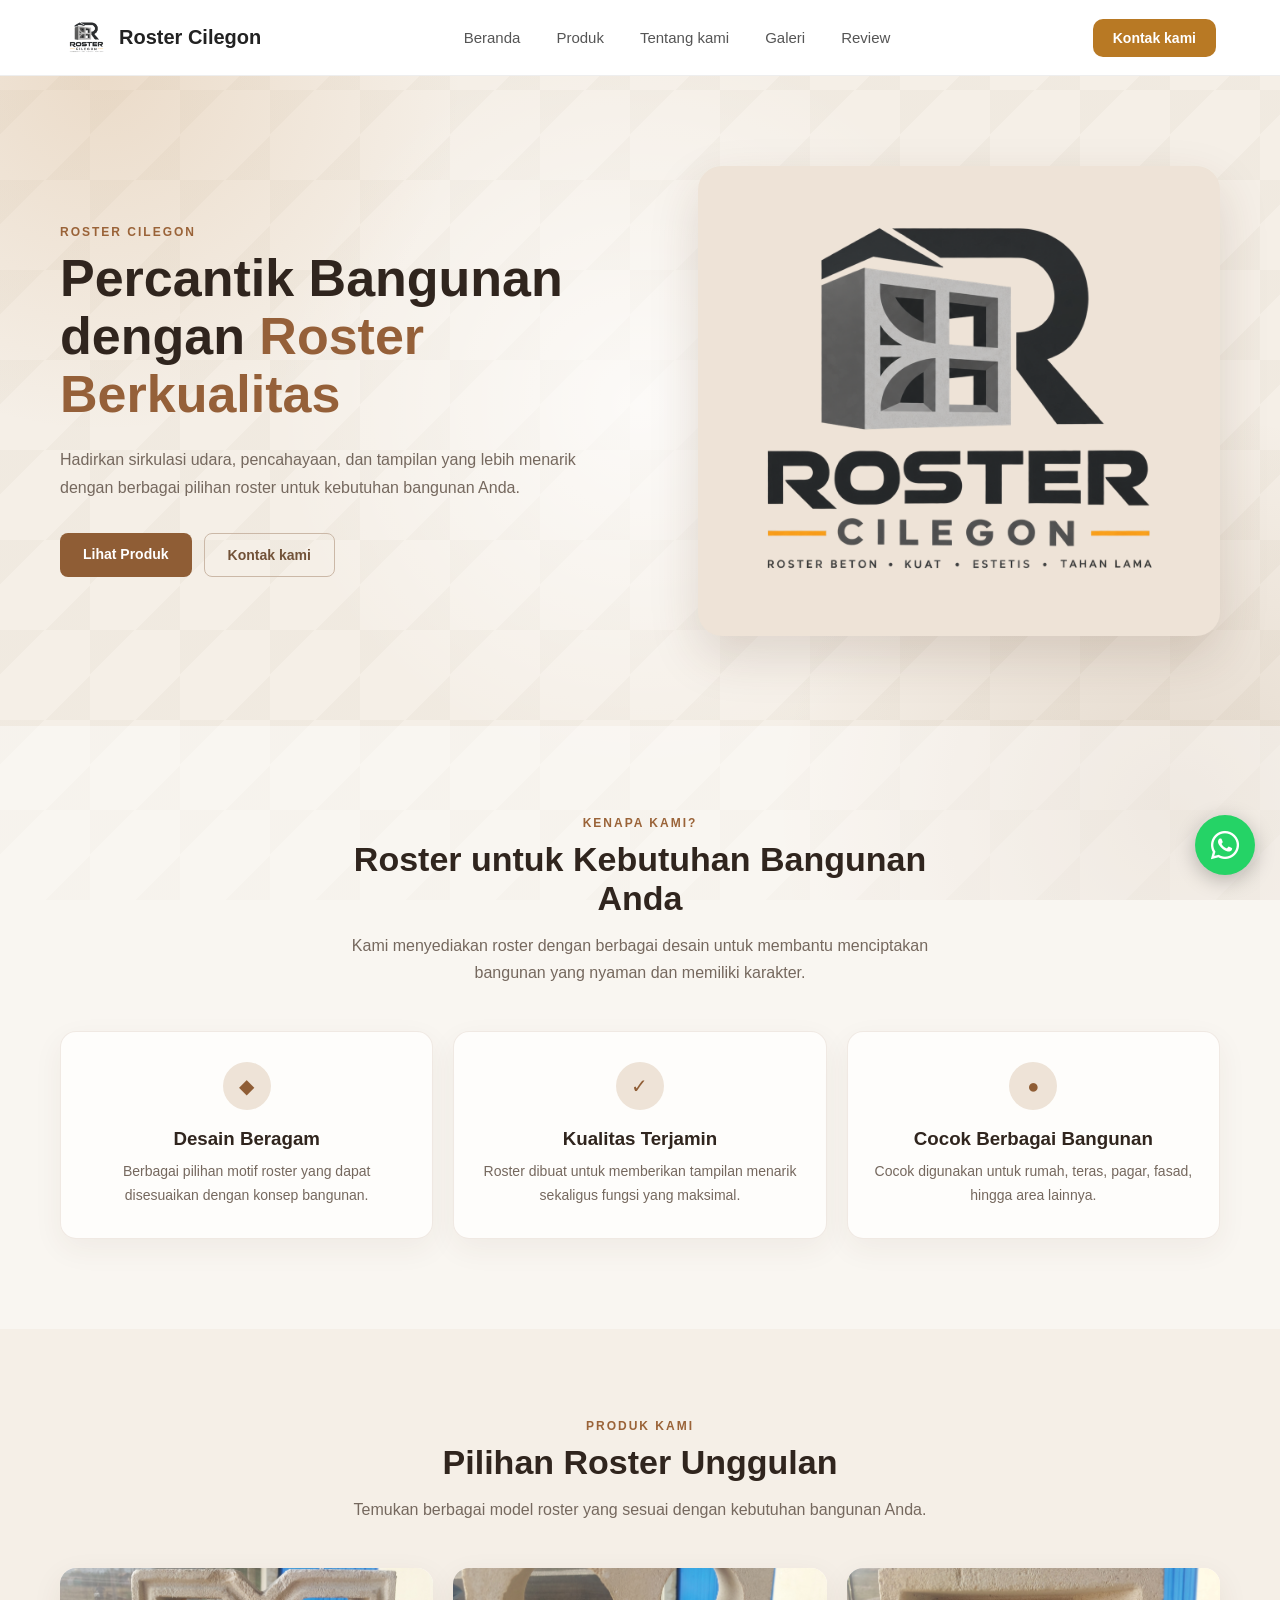
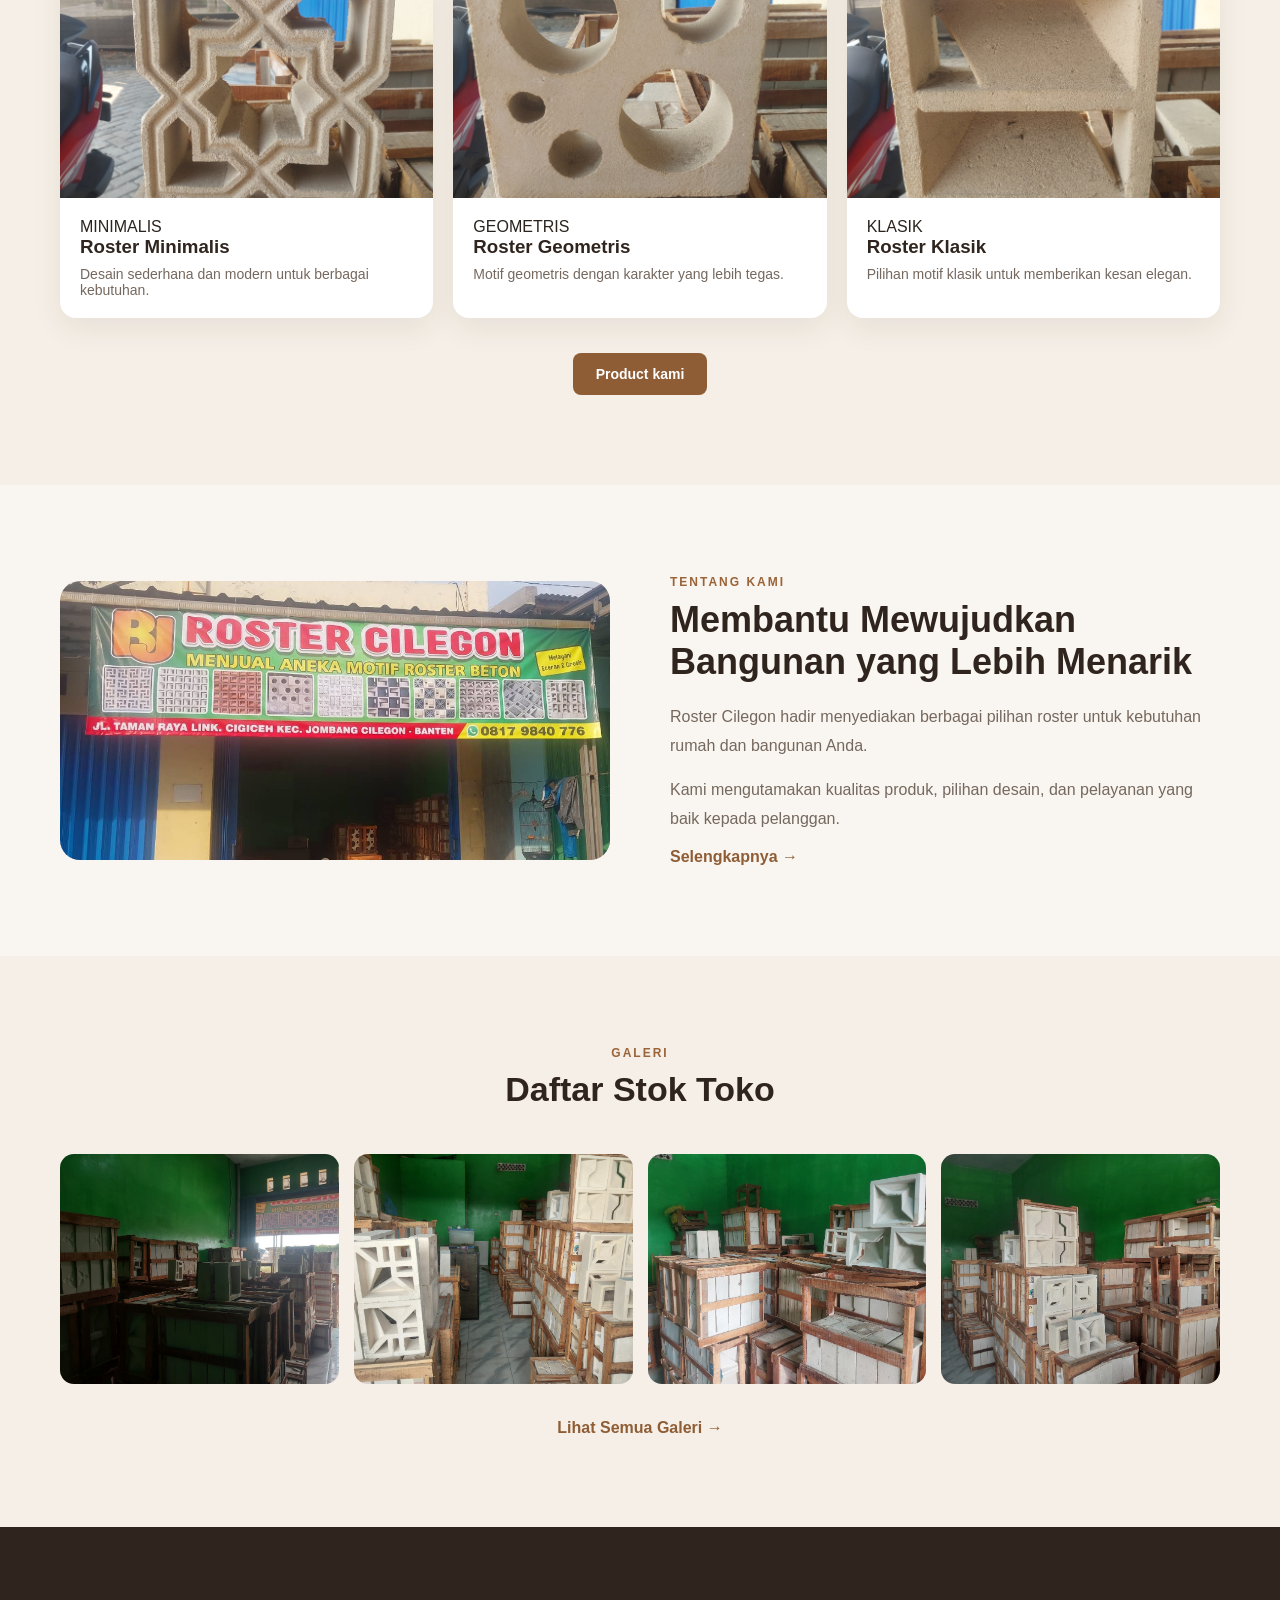
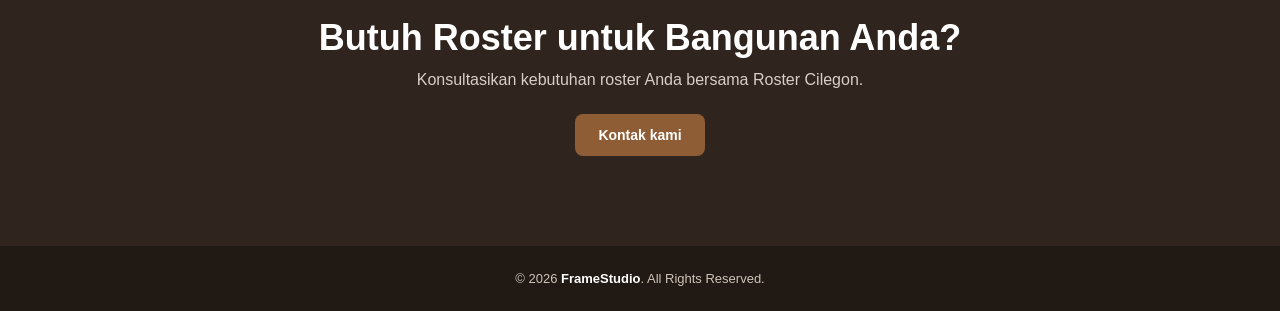
<file: index.html>
<!DOCTYPE html>
<html lang="id">
<head>
    <meta charset="UTF-8">
    <meta name="viewport" content="width=device-width, initial-scale=1.0">

    <title>Roster Cilegon | Roster Berkualitas</title>
    <link rel="icon" type="image/png" href="assets/images/logo.png">
    <meta name="google-site-verification" content="SVvnwS3gSR-mvfLbLEAJIv3snug8xgznX-BDX1yyN9Q" />

    <!-- CSS -->
    <link rel="stylesheet" href="css/main.css">
    <link rel="stylesheet" href="css/navbar.css">
    <link rel="stylesheet" href="css/home.css">
    <link rel="stylesheet" href="css/whatsapp.css">
    <link
    rel="stylesheet"
    href="https://cdnjs.cloudflare.com/ajax/libs/font-awesome/6.5.2/css/all.min.css"
>


</head>

<body>

    <!-- NAVBAR -->
    <div id="navbar"></div>


    <!-- HERO -->
    <main>

        <section class="hero">
            <div class="container hero-container">

                <div class="hero-content">
                    <span class="hero-label">ROSTER CILEGON</span>

                    <h1>
                        Percantik Bangunan
                        dengan <span>Roster Berkualitas</span>
                    </h1>

                    <p>
                        Hadirkan sirkulasi udara, pencahayaan,
                        dan tampilan yang lebih menarik dengan
                        berbagai pilihan roster untuk kebutuhan
                        bangunan Anda.
                    </p>

                    <div class="hero-buttons">
                        <a href="pages/product.html" class="btn-primary">
                            Lihat Produk
                        </a>

                        <a href="pages/kontak.html" class="btn-secondary">
                            Kontak kami
                        </a>
                    </div>
                </div>

                <div class="hero-image">
                    <div class="hero-image-box">
                        <img
                            src="assets/images/logo.png"
                            alt="Roster Cilegon"
                        >
                    </div>
                </div>

            </div>
        </section>


        <!-- KEUNGGULAN -->
        <section class="features">
            <div class="container">

                <div class="section-heading">
                    <span>KENAPA KAMI?</span>

                    <h2>Roster untuk Kebutuhan Bangunan Anda</h2>

                    <p>
                        Kami menyediakan roster dengan berbagai desain
                        untuk membantu menciptakan bangunan yang nyaman
                        dan memiliki karakter.
                    </p>
                </div>

                <div class="feature-grid">

                    <article class="feature-card">
                        <div class="feature-icon">◆</div>
                        <h3>Desain Beragam</h3>
                        <p>
                            Berbagai pilihan motif roster yang dapat
                            disesuaikan dengan konsep bangunan.
                        </p>
                    </article>

                    <article class="feature-card">
                        <div class="feature-icon">✓</div>
                        <h3>Kualitas Terjamin</h3>
                        <p>
                            Roster dibuat untuk memberikan tampilan
                            menarik sekaligus fungsi yang maksimal.
                        </p>
                    </article>

                    <article class="feature-card">
                        <div class="feature-icon">●</div>
                        <h3>Cocok Berbagai Bangunan</h3>
                        <p>
                            Cocok digunakan untuk rumah, teras, pagar,
                            fasad, hingga area lainnya.
                        </p>
                    </article>

                </div>
            </div>
        </section>


        <!-- PRODUK UNGGULAN -->
        <section class="home-products">
            <div class="container">

                <div class="section-heading">
                    <span>PRODUK KAMI</span>
                    <h2>Pilihan Roster Unggulan</h2>

                    <p>
                        Temukan berbagai model roster yang sesuai
                        dengan kebutuhan bangunan Anda.
                    </p>
                </div>

                <div class="home-product-grid">

                    <article class="home-product-card">
                        <img
                            src="assets/images/Motif1.jpg"
                            alt="Roster Minimalis"
                        >

                        <div class="home-product-content">
                            <span>MINIMALIS</span>
                            <h3>Roster Minimalis</h3>

                            <p>
                                Desain sederhana dan modern untuk
                                berbagai kebutuhan.
                            </p>
                        </div>
                    </article>

                    <article class="home-product-card">
                        <img
                            src="assets/images/Motif2.jpg"
                            alt="Roster Geometris"
                        >

                        <div class="home-product-content">
                            <span>GEOMETRIS</span>
                            <h3>Roster Geometris</h3>

                            <p>
                                Motif geometris dengan karakter
                                yang lebih tegas.
                            </p>
                        </div>
                    </article>

                    <article class="home-product-card">
                        <img
                            src="assets/images/Motif3.jpg"
                            alt="Roster Klasik"
                        >

                        <div class="home-product-content">
                            <span>KLASIK</span>
                            <h3>Roster Klasik</h3>

                            <p>
                                Pilihan motif klasik untuk memberikan
                                kesan elegan.
                            </p>
                        </div>
                    </article>

                </div>

                <div class="center-button">
                    <a href="pages/product.html" class="btn-primary">
                        Product kami
                    </a>
                </div>

            </div>
        </section>


        <!-- TENTANG KAMI -->
        <section class="home-about">
            <div class="container home-about-container">

                <div class="home-about-image">
                    <img
                        src="assets/images/Roster.png"
                        alt="Produk Roster Cilegon"
                    >
                </div>

                <div class="home-about-content">
                    <span>TENTANG KAMI</span>

                    <h2>
                        Membantu Mewujudkan Bangunan
                        yang Lebih Menarik
                    </h2>

                    <p>
                        Roster Cilegon hadir menyediakan berbagai
                        pilihan roster untuk kebutuhan rumah dan
                        bangunan Anda.
                    </p>

                    <p>
                        Kami mengutamakan kualitas produk, pilihan
                        desain, dan pelayanan yang baik kepada pelanggan.
                    </p>

                    <a href="pages/tentang.html" class="text-link">
                        Selengkapnya →
                    </a>
                </div>

            </div>
        </section>


        <!-- GALERI -->
        <section class="home-gallery">
            <div class="container">

                <div class="section-heading">
                    <span>GALERI</span>
                    <h2>Daftar Stok Toko</h2>
                </div>

                <div class="home-gallery-grid">
                    <img
                        src="assets/images/gallery/gallery1.jpg"
                        alt="Inspirasi penggunaan roster 1"
                    >

                    <img
                        src="assets/images/gallery/gallery2.jpg"
                        alt="Inspirasi penggunaan roster 2"
                    >

                    <img
                        src="assets/images/gallery/gallery3.jpg"
                        alt="Inspirasi penggunaan roster 3"
                    >

                    <img
                        src="assets/images/gallery/gallery4.jpg"
                        alt="Inspirasi penggunaan roster 4"
                    >
                </div>

                <div class="center-button">
                    <a href="pages/gallery.html" class="text-link">
                        Lihat Semua Galeri →
                    </a>
                </div>

            </div>
        </section>


        

        <!-- CTA -->
        <section class="home-cta">
            <div class="container">

                <h2>Butuh Roster untuk Bangunan Anda?</h2>

                <p>
                    Konsultasikan kebutuhan roster Anda
                    bersama Roster Cilegon.
                </p>

                <a href="pages/kontak.html" class="cta-button">
                    Kontak kami
                </a>

            </div>
        </section>

    </main>

    <div class="whatsapp-container">

        <div class="contact-list" id="contactList">

            <a 
                href="https://wa.me/6285771028664?text=hallo%20admin"
                target="_blank"
                class="contact"
            >

                <div class="contact-icon">

                    <i class="fa-brands fa-whatsapp"></i>
                </div>

                <div class="contact-info">
                    <strong>Admin 1</strong>
                    <span>Chat dengan admin 1</span>
                </div>
            </a>
            
            <a
                href="https://wa.me/628179840776?text=hallo%20admin"
                target="_blank"
                class="contact"
            >

                <div class="contact-icon">

                    <i class="fa-brands fa-whatsapp"></i>
                </div>

            
                <div class="contact-info">
                    <strong>Owner</strong>
                    <span>Chat dengan Owner</span>
                </div>
            </a>

        </div>

        <button 
            class="whatsapp-button"
            id="whatsappButton"
        >
            <i class="fa-brands fa-whatsapp"></i>
        </button>

    </div>

    <!-- FOOTER -->
    <footer class="footer">
        <div class="container">
            <p>
                © 2026 <strong>FrameStudio</strong>.
                All Rights Reserved.
            </p>
        </div>
    </footer>


    <!-- JAVASCRIPT -->
    <script src="js/navbar.js"></script>
    <script src="js/whatsapp.js"></script>

</body>
</html>
</file>
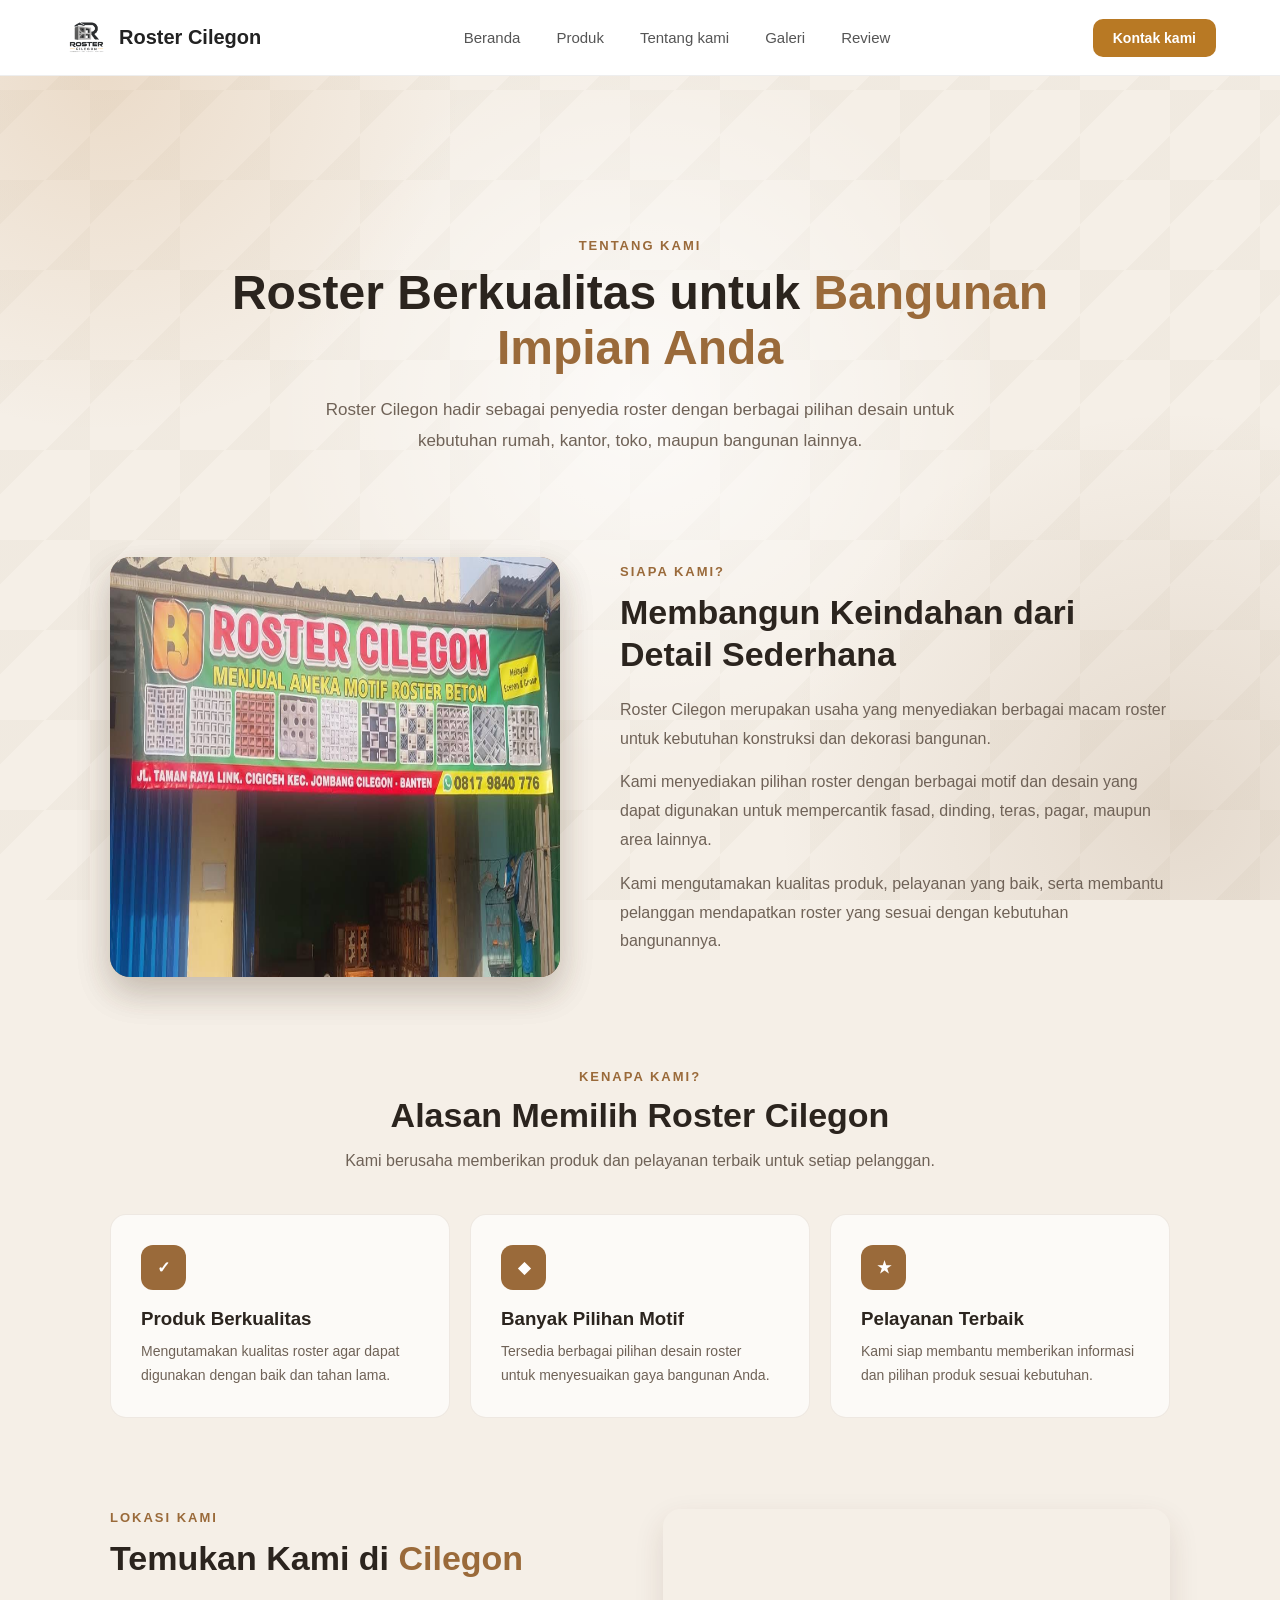
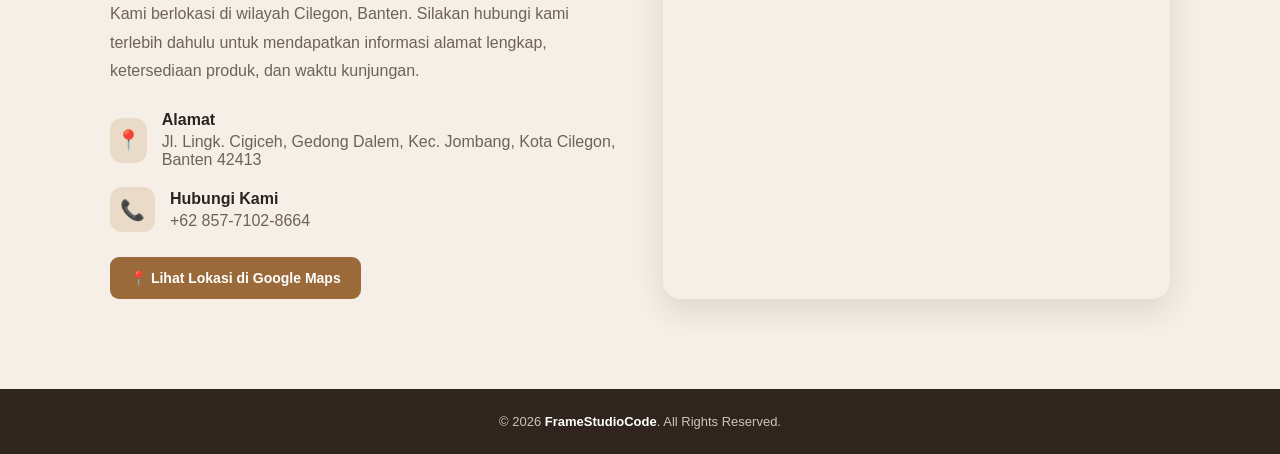
<file: pages/about.html>
<!DOCTYPE html>
<html lang="id">
<head>
    <meta charset="UTF-8">
    <meta name="viewport" content="width=device-width, initial-scale=1.0">

    <title>Tentang Kami - Roster Cilegon</title>

    <link rel="icon" type="image/png" href="../assets/images/logo.png">

    <!-- CSS GLOBAL -->
    <link rel="stylesheet" href="../css/main.css">

    <!-- CSS NAVBAR -->
    <link rel="stylesheet" href="../css/navbar.css">

    <!-- CSS TENTANG -->
    <link rel="stylesheet" href="../css/about.css">
</head>

<body>

    <!-- NAVBAR -->
    <div id="navbar"></div>


    <!-- =========================
         TENTANG KAMI
    ========================== -->

    <main class="about-page">

        <section class="about-hero">

            <div class="about-hero-content">
                <span class="about-label">TENTANG KAMI</span>

                <h1>
                    Roster Berkualitas untuk
                    <span>Bangunan Impian Anda</span>
                </h1>

                <p>
                    Roster Cilegon hadir sebagai penyedia roster dengan
                    berbagai pilihan desain untuk kebutuhan rumah,
                    kantor, toko, maupun bangunan lainnya.
                </p>
            </div>

        </section>


        <!-- =========================
             PROFIL
        ========================== -->

        <section class="about-section">

            <div class="about-image">
                <div class="image-placeholder">
                    <img src="../assets/images/Roster.png">
                </div>
            </div>

            <div class="about-content">

                <span class="section-label">SIAPA KAMI?</span>

                <h2>
                    Membangun Keindahan
                    dari Detail Sederhana
                </h2>

                <p>
                    Roster Cilegon merupakan usaha yang menyediakan
                    berbagai macam roster untuk kebutuhan konstruksi
                    dan dekorasi bangunan.
                </p>

                <p>
                    Kami menyediakan pilihan roster dengan berbagai
                    motif dan desain yang dapat digunakan untuk
                    mempercantik fasad, dinding, teras, pagar,
                    maupun area lainnya.
                </p>

                <p>
                    Kami mengutamakan kualitas produk, pelayanan yang
                    baik, serta membantu pelanggan mendapatkan roster
                    yang sesuai dengan kebutuhan bangunannya.
                </p>

            </div>

        </section>


        <!-- =========================
             KEUNGGULAN
        ========================== -->

        <section class="why-section">

            <div class="section-heading">

                <span class="section-label">KENAPA KAMI?</span>

                <h2>
                    Alasan Memilih Roster Cilegon
                </h2>

                <p>
                    Kami berusaha memberikan produk dan pelayanan
                    terbaik untuk setiap pelanggan.
                </p>

            </div>


            <div class="why-grid">

                <div class="why-card">
                    <div class="why-icon">✓</div>

                    <h3>Produk Berkualitas</h3>

                    <p>
                        Mengutamakan kualitas roster agar dapat
                        digunakan dengan baik dan tahan lama.
                    </p>
                </div>


                <div class="why-card">
                    <div class="why-icon">◆</div>

                    <h3>Banyak Pilihan Motif</h3>

                    <p>
                        Tersedia berbagai pilihan desain roster
                        untuk menyesuaikan gaya bangunan Anda.
                    </p>
                </div>


                <div class="why-card">
                    <div class="why-icon">★</div>

                    <h3>Pelayanan Terbaik</h3>

                    <p>
                        Kami siap membantu memberikan informasi
                        dan pilihan produk sesuai kebutuhan.
                    </p>
                </div>

            </div>

        </section>


        <!-- =========================
             LOKASI
        ========================== -->

        <section class="location-section">

            <div class="location-content">

                <span class="section-label">LOKASI KAMI</span>

                <h2>
                    Temukan Kami di
                    <span>Cilegon</span>
                </h2>

                <p>
                    Kami berlokasi di wilayah Cilegon, Banten.
                    Silakan hubungi kami terlebih dahulu untuk
                    mendapatkan informasi alamat lengkap,
                    ketersediaan produk, dan waktu kunjungan.
                </p>

                <div class="location-info">

                    <div class="location-item">
                        <div class="location-icon">📍</div>

                        <div>
                            <strong>Alamat</strong>
                            <p>Jl. Lingk. Cigiceh, Gedong Dalem, Kec. Jombang, Kota Cilegon, Banten 42413</p>
                        </div>
                    </div>


                    <div class="location-item">
                        <div class="location-icon">📞</div>

                        <div>
                            <strong>Hubungi Kami</strong>
                            <p>+62 857-7102-8664</p>
                        </div>
                    </div>

                </div>


                <a
                    href="https://maps.app.goo.gl/ktPt4tLJM2mvpEnE9"
                    target="_blank"
                    rel="noopener"
                    class="location-button"
                >
                    📍 Lihat Lokasi di Google Maps
                </a>

            </div>


            <div class="map-box">

                <iframe
                    src="https://www.google.com/maps/embed?pb=!1m18!1m12!1m3!1d3967.9762262491386!2d106.05919367474857!3d-5.99800099398709!2m3!1f0!2f0!3f0!3m2!1i1024!2i768!4f13.1!3m3!1m2!1s0x2e418f34f57e2ac1%3A0x72676a191f6093a2!2sBJ%20roster%20cilegon!5e0!3m2!1sid!2sid!4v1789247948967!5m2!1sid!2sid"
                    referrerpolicy="no-referrer-when-downgrade">
                </iframe>

            </div>

        </section>
    </main>


     <!-- =========================
     FOOTER
=   ========================= -->

<footer class="footer">

    <div class="container">

        <p>
            © 2026 <strong>FrameStudioCode</strong>.
            All Rights Reserved.
        </p>

    </div>

</footer>


    <!-- JAVASCRIPT -->
    <script src="../js/navbar.js"></script>
    <script src="../js/about.js"></script>

</body>
</html>
</file>
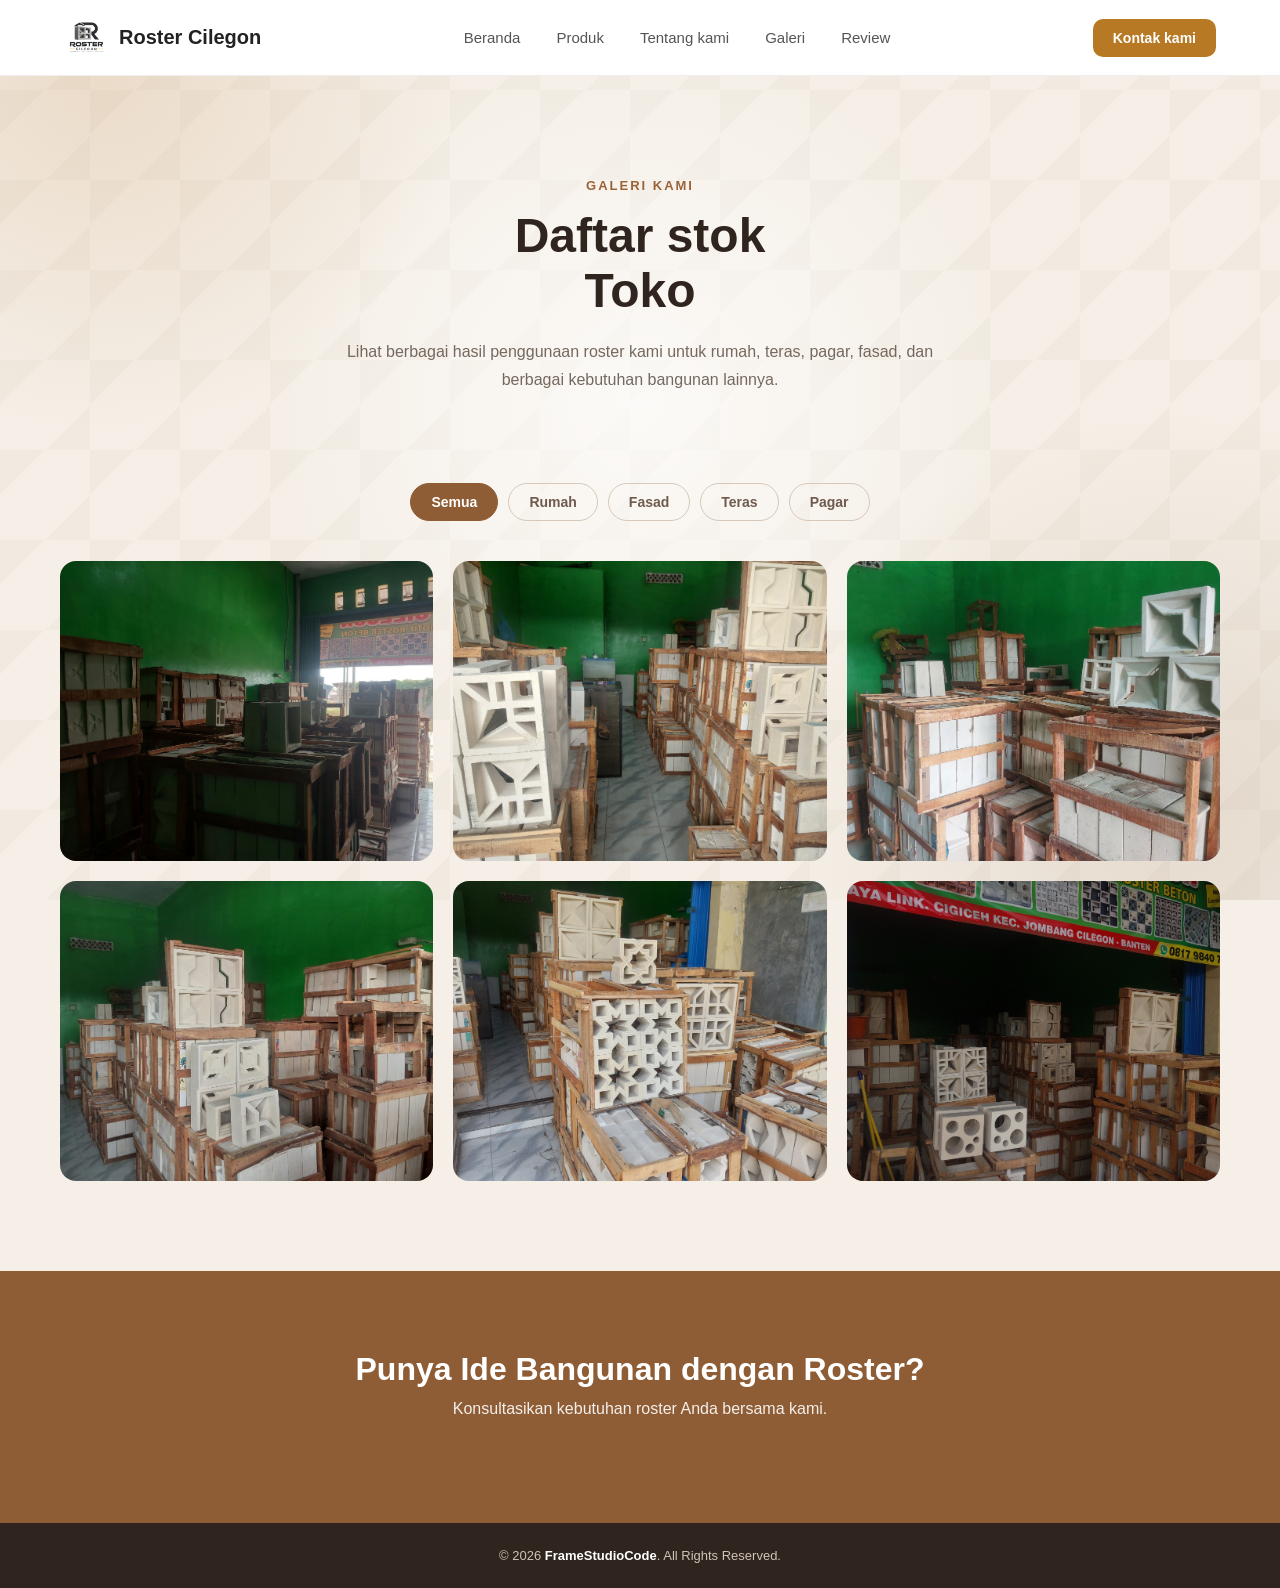
<file: pages/gallery.html>
<!DOCTYPE html>
<html lang="id">
<head>
    <meta charset="UTF-8">
    <meta name="viewport" content="width=device-width, initial-scale=1.0">

    <title>Galeri | Roster Cilegon</title>

    <link rel="icon" type="image/png" href="../assets/images/logo.png">

    <link rel="stylesheet" href="../css/main.css">
    <link rel="stylesheet" href="../css/navbar.css">
    <link rel="stylesheet" href="../css/gallery.css">
</head>

<body>

    <!-- NAVBAR -->
    <div id="navbar"></div>


    <!-- =========================
         GALLERY HEADER
    ========================== -->

    <section class="gallery-header">

        <div class="container">

            <span class="gallery-label">
                GALERI KAMI
            </span>

            <h1>
                Daftar stok<br>
                Toko
            </h1>

            <p>
                Lihat berbagai hasil penggunaan roster kami
                untuk rumah, teras, pagar, fasad, dan berbagai
                kebutuhan bangunan lainnya.
            </p>

        </div>

    </section>


    <!-- =========================
         GALLERY
    ========================== -->

    <section class="gallery-section">

        <div class="container">

            <div class="gallery-filter">

                <button class="filter-btn active" data-filter="all">
                    Semua
                </button>

                <button class="filter-btn" data-filter="rumah">
                    Rumah
                </button>

                <button class="filter-btn" data-filter="fasad">
                    Fasad
                </button>

                <button class="filter-btn" data-filter="teras">
                    Teras
                </button>

                <button class="filter-btn" data-filter="pagar">
                    Pagar
                </button>

            </div>


            <div class="gallery-grid" id="galleryGrid">

                <!-- GALLERY ITEM -->

                <div class="gallery-item" data-category="rumah">

                    <img
                        src="../assets/images/gallery/gallery1.jpg"
                        alt="STOK1">

                    <div class="gallery-overlay">

                        <span>STOK</span>

                        <h3>
                            Stok toko 1
                        </h3>

                    </div>

                </div>


                <div class="gallery-item" data-category="fasad">

                    <img
                        src="../assets/images/gallery/gallery2.jpg"
                        alt="STOK2">

                    <div class="gallery-overlay">

                        <span>STOK</span>

                        <h3>
                            Stok toko 2
                        </h3>

                    </div>

                </div>


                <div class="gallery-item" data-category="teras">

                    <img
                        src="../assets/images/gallery/gallery3.jpg"
                        alt="STOK3">

                    <div class="gallery-overlay">

                        <span>STOK</span>

                        <h3>
                            Stok toko 3
                        </h3>

                    </div>

                </div>


                <div class="gallery-item" data-category="pagar">

                    <img
                        src="../assets/images/gallery/gallery4.jpg"
                        alt="STOK4">

                    <div class="gallery-overlay">

                        <span>STOK</span>

                        <h3>
                            Stok toko  4
                        </h3>

                    </div>

                </div>


                <div class="gallery-item" data-category="rumah">

                    <img
                        src="../assets/images/gallery/gallery5.jpg"
                        alt="STOK5">

                    <div class="gallery-overlay">

                        <span>STOK</span>

                        <h3>
                            Stok toko 5
                        </h3>

                    </div>

                </div>


                <div class="gallery-item" data-category="fasad">

                    <img
                        src="../assets/images/gallery/gallery6.jpg"
                        alt="STOK6">

                    <div class="gallery-overlay">

                        <span>STOK</span>

                        <h3>
                            Stok toko 6
                        </h3>

                    </div>

                </div>

            </div>

        </div>

    </section>


    <!-- =========================
         CTA
    ========================== -->

    <section class="gallery-cta">

        <div class="container">

            <h2>
                Punya Ide Bangunan dengan Roster?
            </h2>

            <p>
                Konsultasikan kebutuhan roster Anda
                bersama kami.
            </p>


        </div>

    </section>

     <!-- =========================
     FOOTER
=   ========================= -->

<footer class="footer">

    <div class="container">

        <p>
            © 2026 <strong>FrameStudioCode</strong>.
            All Rights Reserved.
        </p>

    </div>

</footer>


    <script src="../js/navbar.js"></script>
    <script src="../js/gallery.js"></script>

</body>
</html>
</file>
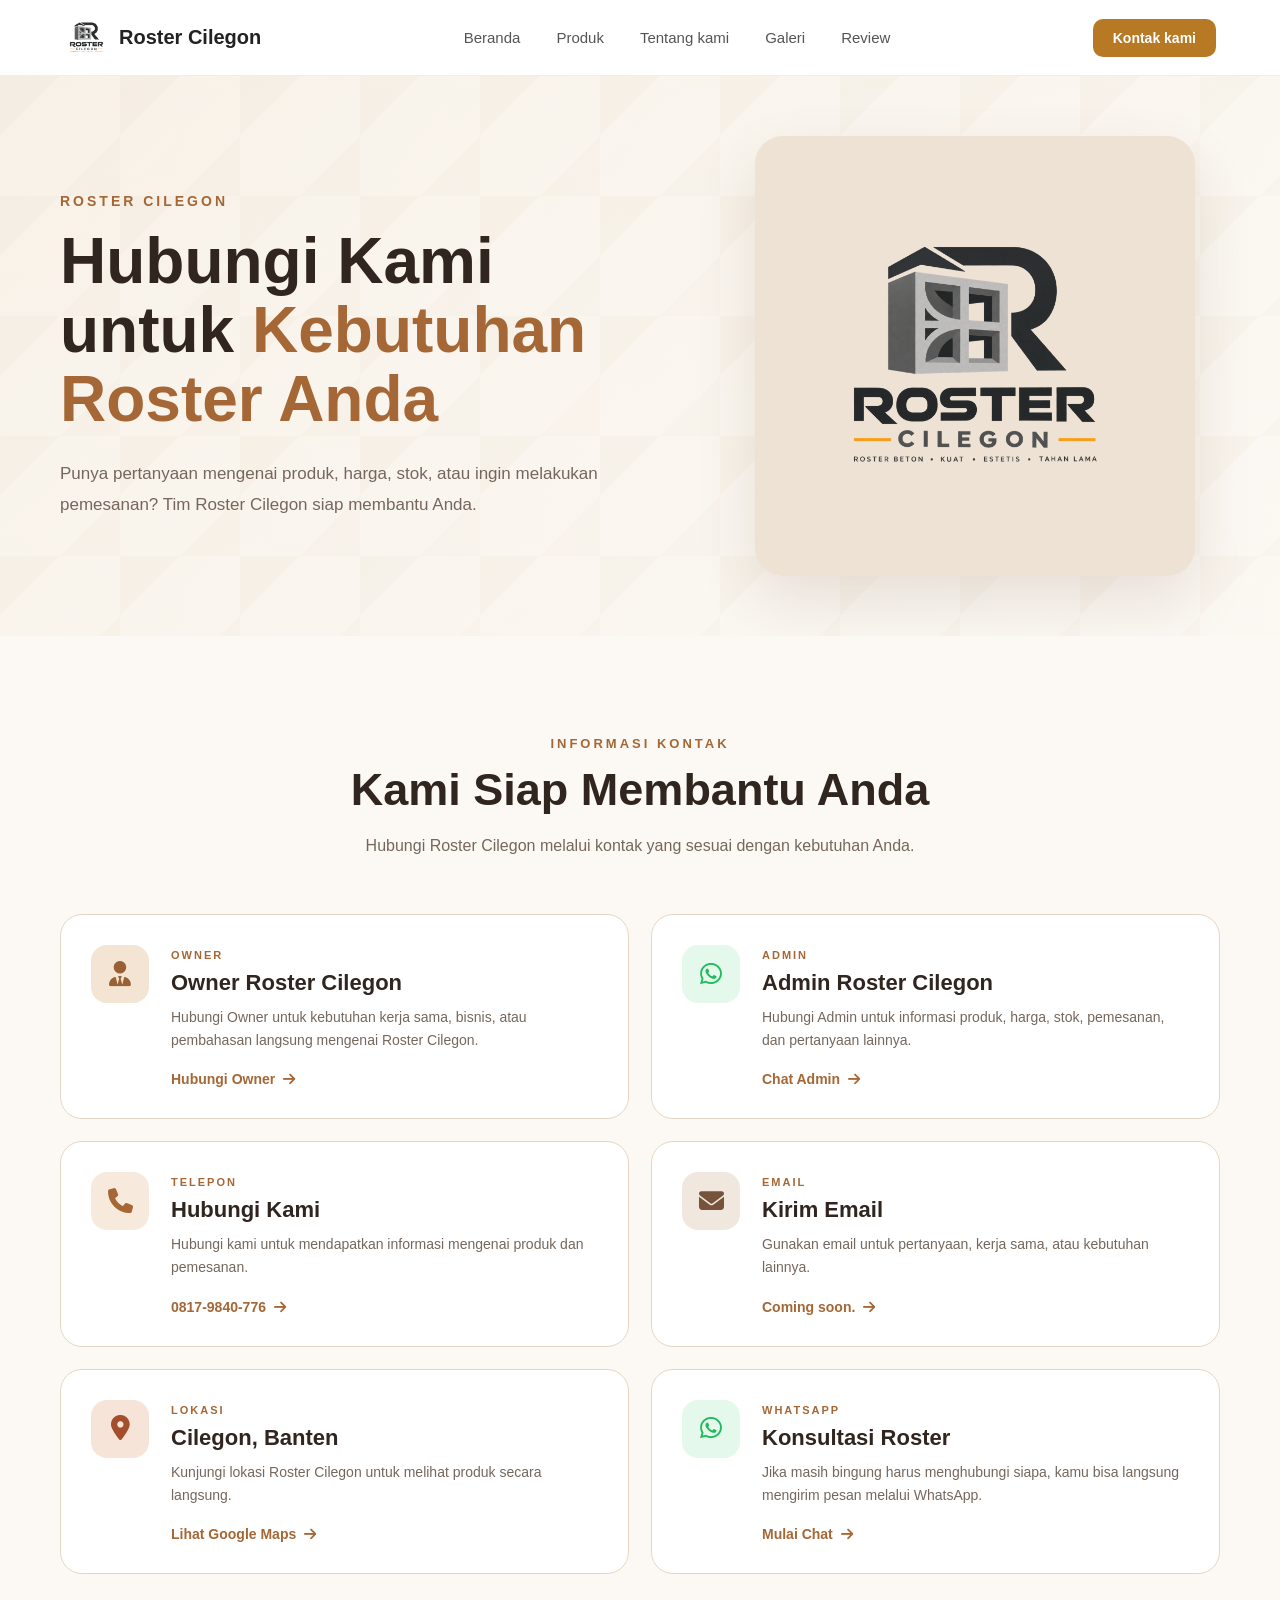
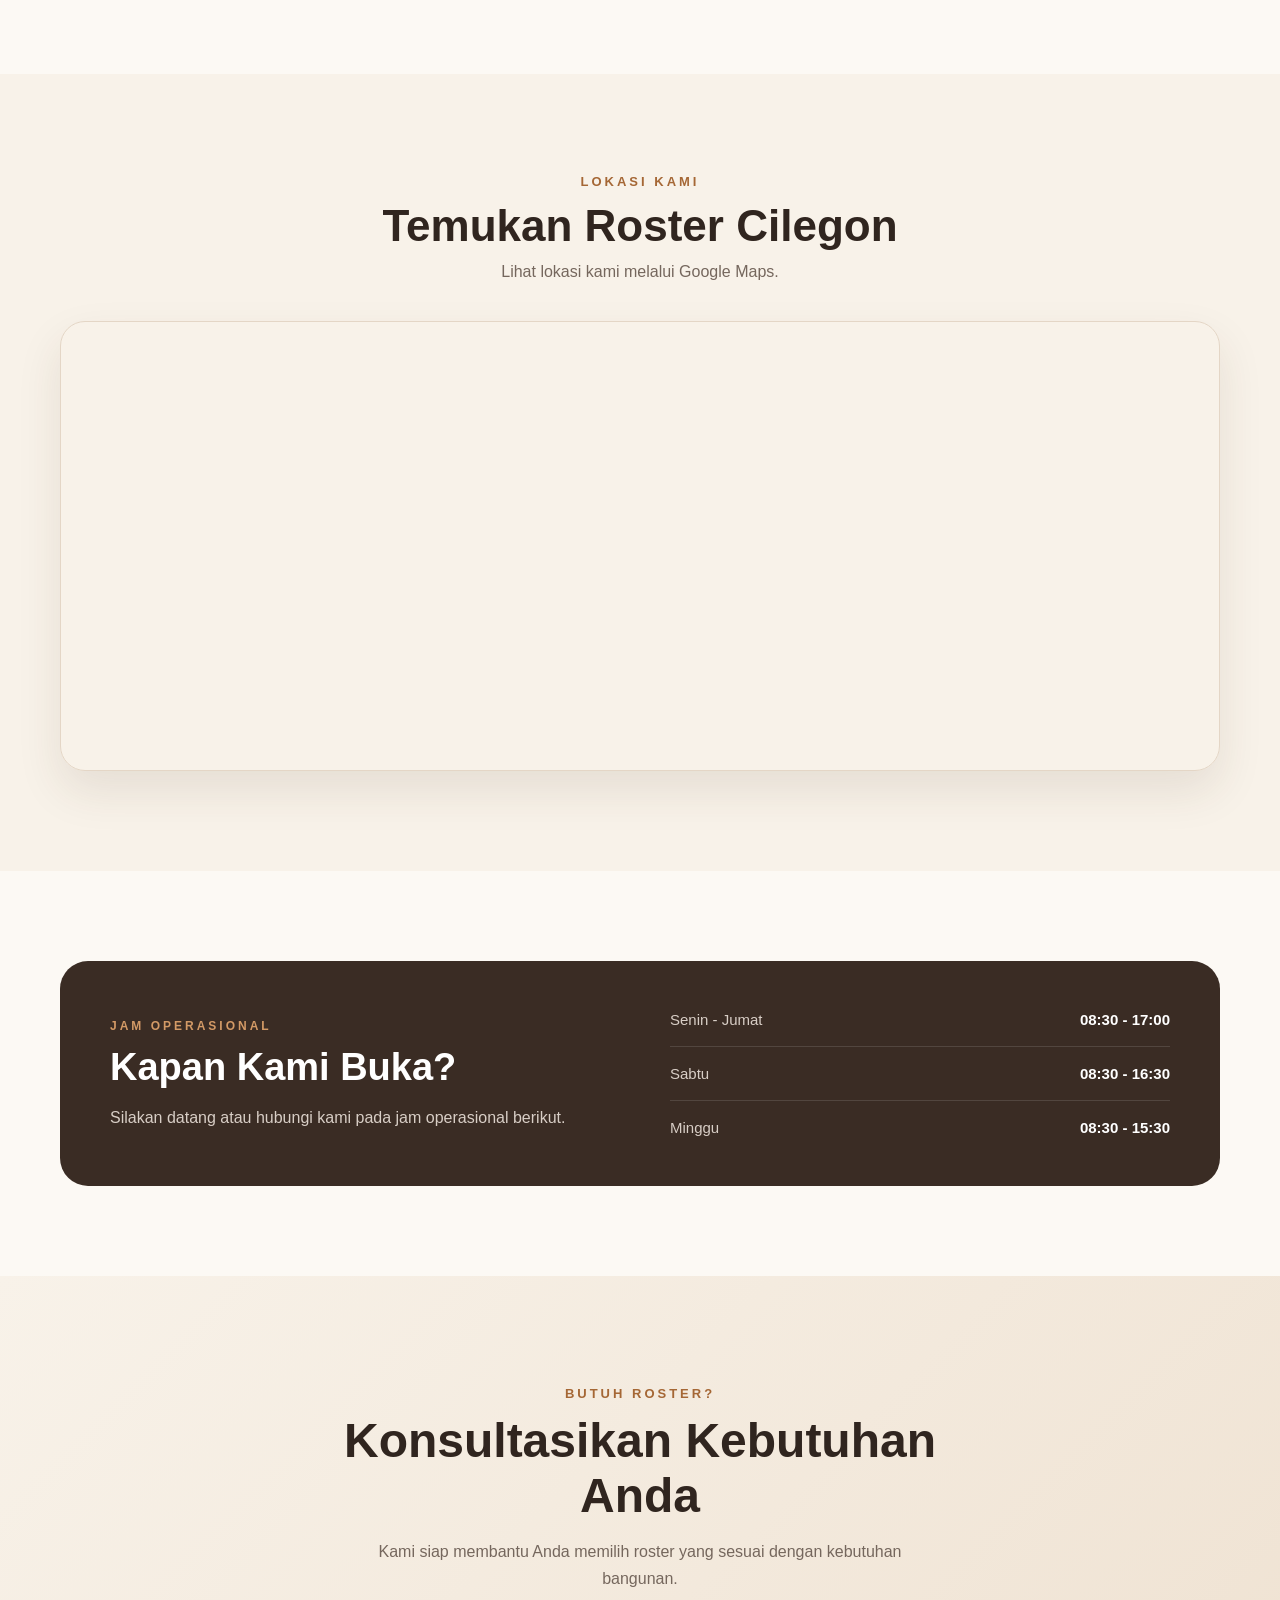
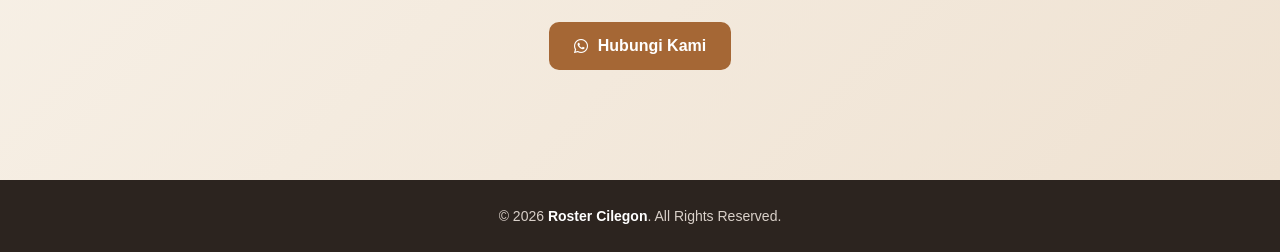
<file: pages/kontak.html>
<!DOCTYPE html>
<html lang="id">

<head>
    <meta charset="UTF-8">
    <meta name="viewport" content="width=device-width, initial-scale=1.0">

    <title>Kontak | Roster Cilegon</title>

    <link rel="icon" type="image/png" href="../assets/images/logo.png">

    <!-- CSS GLOBAL -->
    <link rel="stylesheet" href="../css/main.css">
    <link rel="stylesheet" href="../css/navbar.css">

    <!-- CSS HALAMAN KONTAK -->
    <link rel="stylesheet" href="../css/kontak.css">

    <!-- FONT AWESOME -->
    <link
        rel="stylesheet"
        href="https://cdnjs.cloudflare.com/ajax/libs/font-awesome/6.5.2/css/all.min.css"
    >
</head>


<body>

    <!-- =========================
         NAVBAR
    ========================== -->

    <div id="navbar"></div>


    <!-- =========================
         HERO KONTAK
    ========================== -->

    <main>

        <section class="contact-hero">

            <div class="container contact-hero-container">

                <div class="contact-hero-content">

                    <span class="contact-label">
                        ROSTER CILEGON
                    </span>

                    <h1>
                        Hubungi Kami untuk
                        <span>Kebutuhan Roster Anda</span>
                    </h1>

                    <p>
                        Punya pertanyaan mengenai produk, harga,
                        stok, atau ingin melakukan pemesanan?
                        Tim Roster Cilegon siap membantu Anda.
                    </p>

                </div>


                <div class="contact-hero-image">

                    <div class="contact-logo-box">

                        <img
                            src="../assets/images/logo.png"
                            alt="Roster Cilegon"
                        >

                    </div>

                </div>

            </div>

        </section>



        <!-- =========================
             INFORMASI KONTAK
        ========================== -->

        <section class="contact-info-section">

            <div class="container">

                <div class="section-heading">

                    <span>INFORMASI KONTAK</span>

                    <h2>
                        Kami Siap Membantu Anda
                    </h2>

                    <p>
                        Hubungi Roster Cilegon melalui
                        kontak yang sesuai dengan kebutuhan Anda.
                    </p>

                </div>


                <div class="contact-grid">


                    <!-- =========================
                         OWNER
                    ========================== -->

                    <div class="contact-card">

                        <div class="contact-card-icon owner-icon">
                            <i class="fa-solid fa-user-tie"></i>
                        </div>

                        <div class="contact-card-content">

                            <span>OWNER</span>

                            <h3>
                                Owner Roster Cilegon
                            </h3>

                            <p>
                                Hubungi Owner untuk kebutuhan kerja sama,
                                bisnis, atau pembahasan langsung mengenai
                                Roster Cilegon.
                            </p>

                            <!-- GANTI NOMOR OWNER -->
                            <a
                                href="https://wa.me/628179840776?text=Halo%20Owner%20Roster%20Cilegon"
                                target="_blank"
                            >
                                Hubungi Owner
                                <i class="fa-solid fa-arrow-right"></i>
                            </a>

                        </div>

                    </div>



                    <!-- =========================
                         ADMIN
                    ========================== -->

                    <div class="contact-card">

                        <div class="contact-card-icon whatsapp-icon">
                            <i class="fa-brands fa-whatsapp"></i>
                        </div>

                        <div class="contact-card-content">

                            <span>ADMIN</span>

                            <h3>
                                Admin Roster Cilegon
                            </h3>

                            <p>
                                Hubungi Admin untuk informasi produk,
                                harga, stok, pemesanan, dan pertanyaan
                                lainnya.
                            </p>

                            <a
                                href="https://wa.me/6285771028664?text=Halo%20Admin%20Roster%20Cilegon,%20saya%20ingin%20bertanya%20tentang%20produk."
                                target="_blank"
                            >
                                Chat Admin
                                <i class="fa-solid fa-arrow-right"></i>
                            </a>

                        </div>

                    </div>



                    <!-- =========================
                         TELEPON
                    ========================== -->

                    <div class="contact-card">

                        <div class="contact-card-icon phone-icon">
                            <i class="fa-solid fa-phone"></i>
                        </div>

                        <div class="contact-card-content">

                            <span>TELEPON</span>

                            <h3>
                                Hubungi Kami
                            </h3>

                            <p>
                                Hubungi kami untuk mendapatkan informasi
                                mengenai produk dan pemesanan.
                            </p>

                            <a href="tel:+628179840776">

                                0817-9840-776

                                <i class="fa-solid fa-arrow-right"></i>

                            </a>

                        </div>

                    </div>



                    <!-- =========================
                         EMAIL
                    ========================== -->

                    <div class="contact-card">

                        <div class="contact-card-icon email-icon">
                            <i class="fa-solid fa-envelope"></i>
                        </div>

                        <div class="contact-card-content">

                            <span>EMAIL</span>

                            <h3>
                                Kirim Email
                            </h3>

                            <p>
                                Gunakan email untuk pertanyaan,
                                kerja sama, atau kebutuhan lainnya.
                            </p>

                            <a href="">

                                Coming soon.

                                <i class="fa-solid fa-arrow-right"></i>

                            </a>

                        </div>

                    </div>



                    <!-- =========================
                         LOKASI
                    ========================== -->

                    <div class="contact-card">

                        <div class="contact-card-icon location-icon">
                            <i class="fa-solid fa-location-dot"></i>
                        </div>

                        <div class="contact-card-content">

                            <span>LOKASI</span>

                            <h3>
                                Cilegon, Banten
                            </h3>

                            <p>
                                Kunjungi lokasi Roster Cilegon
                                untuk melihat produk secara langsung.
                            </p>

                            <a
                                href="https://maps.app.goo.gl/ktPt4tLJM2mvpEnE9"
                                target="_blank"
                            >
                                Lihat Google Maps
                                <i class="fa-solid fa-arrow-right"></i>
                            </a>

                        </div>

                    </div>



                    <!-- =========================
                         WHATSAPP UMUM
                    ========================== -->

                    <div class="contact-card">

                        <div class="contact-card-icon whatsapp-icon">
                            <i class="fa-brands fa-whatsapp"></i>
                        </div>

                        <div class="contact-card-content">

                            <span>WHATSAPP</span>

                            <h3>
                                Konsultasi Roster
                            </h3>

                            <p>
                                Jika masih bingung harus menghubungi
                                siapa, kamu bisa langsung mengirim
                                pesan melalui WhatsApp.
                            </p>

                            <a
                                href="https://wa.me/6285771028664?text=Halo%20Roster%20Cilegon,%20saya%20ingin%20konsultasi%20mengenai%20roster."
                                target="_blank"
                            >
                                Mulai Chat
                                <i class="fa-solid fa-arrow-right"></i>
                            </a>

                        </div>

                    </div>


                </div>

            </div>

        </section>



        <!-- =========================
             GOOGLE MAPS
        ========================== -->

        <section class="contact-map-section">

            <div class="container">

                <div class="map-heading">

                    <span>LOKASI KAMI</span>

                    <h2>
                        Temukan Roster Cilegon
                    </h2>

                    <p>
                        Lihat lokasi kami melalui Google Maps.
                    </p>

                </div>


                <div class="map-wrapper">

                    <iframe
                        src="https://www.google.com/maps/embed?pb=!1m18!1m12!1m3!1d3967.9762262491386!2d106.05919367474857!3d-5.99800099398709!2m3!1f0!2f0!3f0!3m2!1i1024!2i768!4f13.1!3m3!1m2!1s0x2e418f34f57e2ac1%3A0x72676a191f6093a2!2sBJ%20roster%20cilegon!5e0!3m2!1sid!2sid!4v1789247948967!5m2!1sid!2sid"
                        loading="lazy"
                        allowfullscreen>
                    </iframe>

                </div>

            </div>

        </section>



        <!-- =========================
             JAM OPERASIONAL
        ========================== -->

        <section class="opening-section">

            <div class="container">

                <div class="opening-container">

                    <div class="opening-text">

                        <span>
                            JAM OPERASIONAL
                        </span>

                        <h2>
                            Kapan Kami Buka?
                        </h2>

                        <p>
                            Silakan datang atau hubungi kami
                            pada jam operasional berikut.
                        </p>

                    </div>


                    <div class="opening-list">

                        <div class="opening-item">

                            <span>
                                Senin - Jumat
                            </span>

                            <strong>
                                08:30 - 17:00
                            </strong>

                        </div>


                        <div class="opening-item">

                            <span>
                                Sabtu
                            </span>

                            <strong>
                                08:30 - 16:30
                            </strong>

                        </div>


                        <div class="opening-item">

                            <span>
                                Minggu
                            </span>

                            <strong>
                                08:30 - 15:30
                            </strong>

                        </div>

                    </div>

                </div>

            </div>

        </section>



        <!-- =========================
             CTA
        ========================== -->

        <section class="contact-cta">

            <div class="container">

                <div class="contact-cta-content">

                    <span>
                        BUTUH ROSTER?
                    </span>

                    <h2>
                        Konsultasikan Kebutuhan Anda
                    </h2>

                    <p>
                        Kami siap membantu Anda memilih roster
                        yang sesuai dengan kebutuhan bangunan.
                    </p>

                    <a
                        href="https://wa.me/6285771028664?text=Halo%20Roster%20Cilegon,%20saya%20ingin%20konsultasi%20mengenai%20roster."
                        target="_blank"
                        class="contact-cta-button"
                    >
                        <i class="fa-brands fa-whatsapp"></i>
                        Hubungi Kami
                    </a>

                </div>

            </div>

        </section>

    </main>



    <!-- =========================
         FOOTER
    ========================== -->

    <footer class="footer">

        <div class="container">

            <p>
                © 2026 <strong>Roster Cilegon</strong>.
                All Rights Reserved.
            </p>

        </div>

    </footer>



    <!-- JAVASCRIPT -->

    <script src="../js/navbar.js"></script>
    <script src="../js/kontak.js"></script>

</body>

</html>
</file>
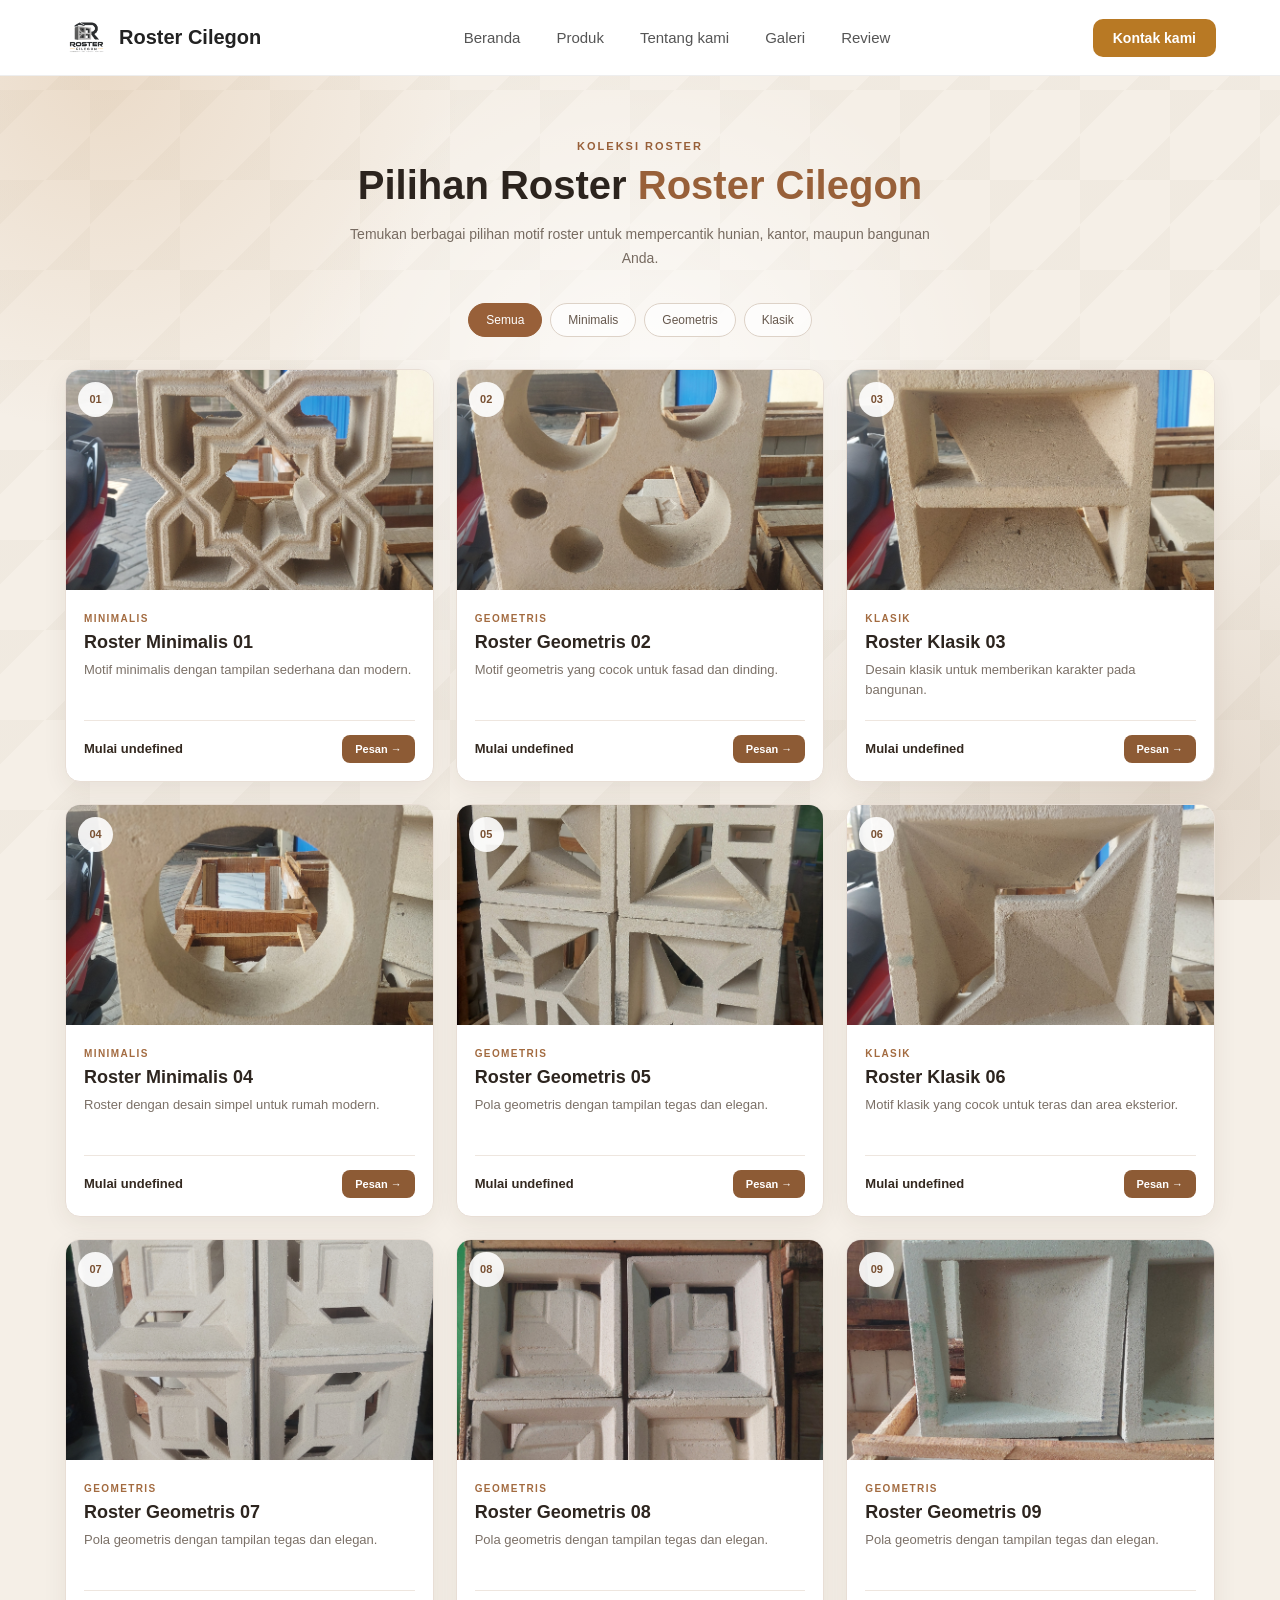
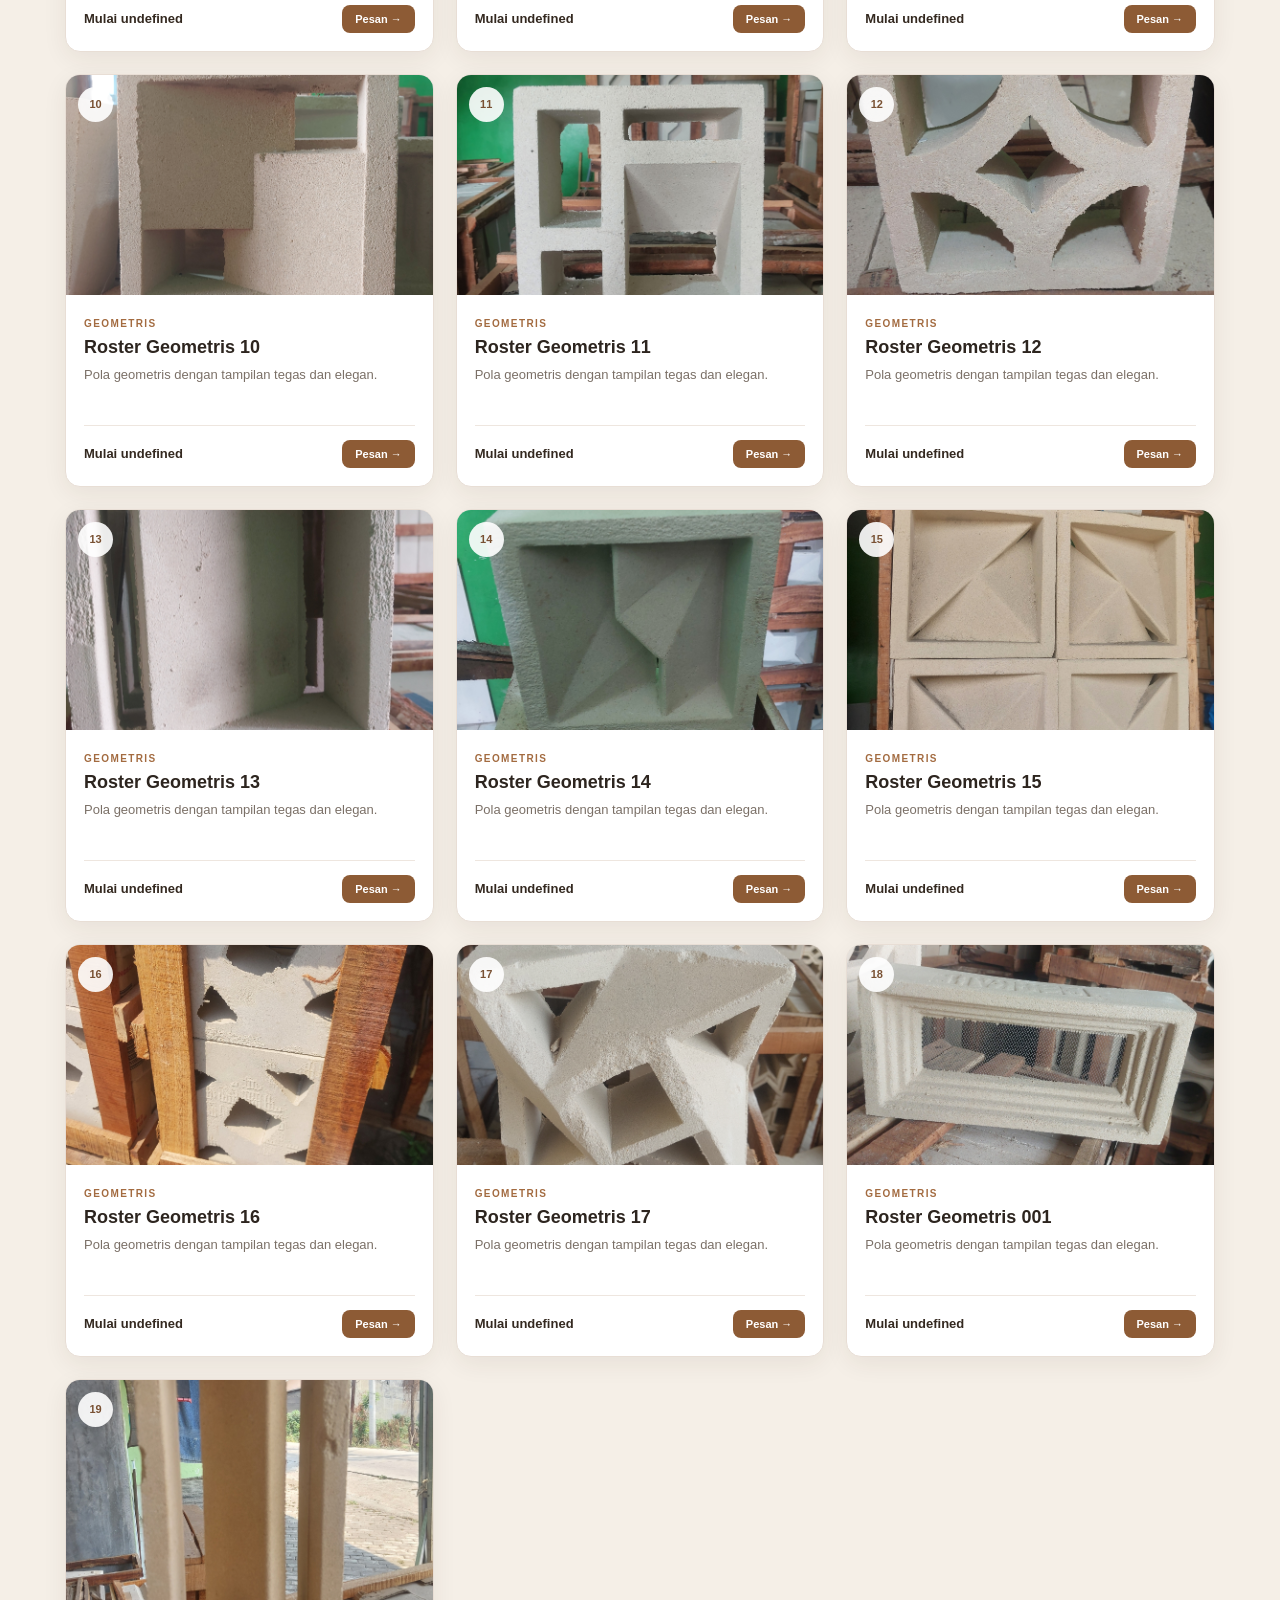
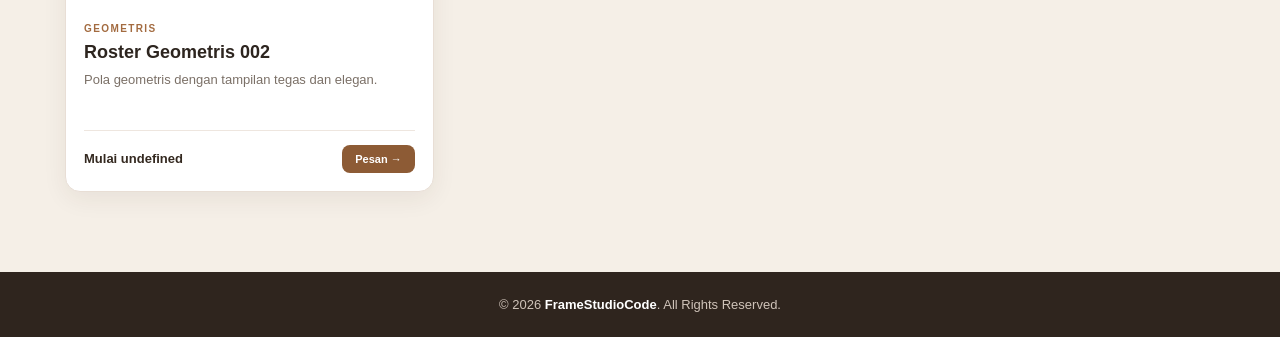
<file: pages/product.html>
<!DOCTYPE html>
<html lang="id">

<head>
    <meta charset="UTF-8">
    <meta name="viewport" content="width=device-width, initial-scale=1.0">

    <title>Produk | Roster Cilegon</title>

    <link rel="icon" type="image/png" href="../assets/images/logo.png">

    <link rel="stylesheet" href="../css/main.css">
    <link rel="stylesheet" href="../css/navbar.css">
    <link rel="stylesheet" href="../css/product.css">
</head>

<body>

    <!-- NAVBAR -->
    <div id="navbar"></div>


    <!-- PRODUCT -->
    <main>

        <section class="product-section">

            <div class="product-header">

                <span class="product-label">
                    KOLEKSI ROSTER
                </span>

                <h1>
                    Pilihan Roster
                    <span>Roster Cilegon</span>
                </h1>

                <p>
                    Temukan berbagai pilihan motif roster untuk
                    mempercantik hunian, kantor, maupun bangunan Anda.
                </p>

            </div>


            <!-- FILTER -->
            <div class="product-filter">

                <button
                    class="filter-btn active"
                    data-category="all">
                    Semua
                </button>

                <button
                    class="filter-btn"
                    data-category="minimalis">
                    Minimalis
                </button>

                <button
                    class="filter-btn"
                    data-category="geometris">
                    Geometris
                </button>

                <button
                    class="filter-btn"
                    data-category="klasik">
                    Klasik
                </button>

            </div>


            <!-- PRODUK DARI JAVASCRIPT -->
            <div
                class="product-grid"
                id="productGrid">
            </div>


        </section>

    </main>

     <!-- =========================
     FOOTER
=   ========================= -->

<footer class="footer">

    <div class="container">

        <p>
            © 2026 <strong>FrameStudioCode</strong>.
            All Rights Reserved.
        </p>

    </div>

</footer>


    <!-- JAVASCRIPT -->
    <script src="../js/navbar.js"></script>
    <script src="../js/product.js"></script>

</body>

</html>
</file>
<file: css/main.css>
/* ========================================
   RESET
======================================== */

* {
    margin: 0;
    padding: 0;
    box-sizing: border-box;
}

html {
    scroll-behavior: smooth;
}


/* ========================================
   BODY
======================================== */

body {
    font-family: Arial, sans-serif;
    color: #2b241e;
    min-height: 100vh;

    background-color: #f5efe7;

    background-image:

        /* Cahaya kiri atas */
        radial-gradient(
            circle at 8% 8%,
            rgba(190, 130, 65, 0.18),
            transparent 25%
        ),

        /* Cahaya kanan bawah */
        radial-gradient(
            circle at 92% 90%,
            rgba(130, 90, 50, 0.14),
            transparent 28%
        ),

        /* Cahaya tengah */
        radial-gradient(
            circle at 50% 45%,
            rgba(255, 255, 255, 0.7),
            transparent 45%
        ),

        /* Pola geometris */
        linear-gradient(
            135deg,
            rgba(120, 80, 40, 0.035) 25%,
            transparent 25%
        ),

        linear-gradient(
            315deg,
            rgba(120, 80, 40, 0.035) 25%,
            transparent 25%
        );

    background-size:
        auto,
        auto,
        auto,
        90px 90px,
        90px 90px;

    background-attachment: fixed;
}


/* ========================================
   IMAGE
======================================== */

img {
    max-width: 100%;
    display: block;
}


/* ========================================
   LINK
======================================== */

a {
    text-decoration: none;
    color: inherit;
}


/* ========================================
   CONTAINER
======================================== */

.container {
    max-width: 1200px;
    margin: 0 auto;
    padding: 0 20px;
}
</file>
<file: css/navbar.css>
.navbar {
    
    width: 100%;

    background: #ffff;

    border-bottom: 1px solid #eeeeee;


    position: sticky;

    top: 0;

    z-index: 1000;
}

.navbar-container {

    max-width: 1200px;
    height: 75px;

    margin: 0 auto;


    padding: 0 24px;


    display: flex;

    align-items: center;

    justify-content: space-between;



    gap: 40px;
}


/*=====================
        LOGO
=====================*/

.navbar-logo {

    display: flex;

    align-items: center;



    gap: 10px;


    text-decoration: none;

    color:#222222;


    font-size: 20px;

    font-weight: 700;


    white-space: nowrap;

}


.navbar-logo img {

    width: 45px;

    height: 45px;


    object-fit: contain;
}

.navbar-logo span {
    font-size: 20px;
    font-weight: 700;
}

/*===================
        Menu
===================*/

.navbar-menu {
    display: flex;
    align-items: center;
    gap:8px;

}

.nav-link {
    position: relative;
    padding: 10px 14px;
    text-decoration: none;
    color: #555555;

    font-size: 15px;
    font-weight: 500;

    border-radius: 8px;

    transition: all 0.3 ease;

}

.nav-link:hover {
    color: #b87924;
    background: #fff8ef;    
}

/* Garis bawah active */

.nav-link.active {
    color: #b87924;
}

.nav-link.active::after {
    content: "";

    position:absolute;
    left:14px;
    right: 14px;
    bottom: 3px;

    height: 2px;

    background: #b87924;
    border-radius: 10px;

}

/*===================
Button
===================*/

.navbar-button {
    display: inline-flex;
    align-items: center;
    justify-content: center;

    padding: 11px 20px;

    background: #b87924;
    color: #ffffff;

    text-decoration: none;

    font-size: 14px;
    font-weight: 600;

    border-radius: 10px;

    white-space: nowrap;

    transition:all 0.3s ease;
}

.navbar-button:hover {
    background: #98621d;
    transform: translateY(-2px);
    box-shadow: 0 8px 18px rgba(184,121,36,0.25);
}

/*==============================
        HAMBURGER MENU
==============================*/

.navbar-toggle {
    display: none;

    width: 42px;
    height: 42px;

    border: none;
    background: transparent;

    cursor: pointer;

    flex-direction: column;
    align-items: center;
    justify-content: center;
    gap: 5px;
}

.navbar-toggle span{
    display: block;

    width: 23px;
    height: 2px;

    background: #222222;

    border-radius: 5px;

    transition: all 0.3s ease;
}

/*===================================
            RESPONSIVE
===================================*/

@media (max-width: 900px) {
    .navbar-container {
        gap: 15px;
    }

    .navbar-menu {
        gap: 0;
    }

    .nav-link {
        padding:10px 8px;
        font-size: 14px;
    }

    .navbar-button {
        padding: 10px 14px;
    }

}

@media (max-width: 700px) {
    .navbar-container {
        height: 68px;
        padding:0 18px;
    }

    .navbar-logo span {
        font-size: 18px;

    }

    .navbar-logo img {
        width:40px;
        height: 40px;

    }

    /* Tampilkan Hamburger */

    .navbar-toggle {
        display: flex;
    }

    /* Sembunyikan menu awal */

    .navbar-menu {
        display: none;

        position: absolute;

        top: 68px;
        left: 0;
        right: 0;

        padding: 15px;

        background: #ffffff;

        border-bottom: 1px solid #ffffff;

        box-shadow: 0 10px 25px rgba (0,0,0,0.08);

        flex-direction: column;
        align-items: stretch;

    }


    /* Saat menu dibuka */

    .navbar-menu.active {
        display: flex;
    }

    .nav-link {
        display: block;
        
        padding: 13px 15px;

    }

    .nav-link.active::after {
        display: none;
    }

    .navbar-button {
        display: none;
    }
}

/* ========================================
   PAGE TRANSITION
======================================== */

body {
    animation: pageEnter 0.5s ease;
}

@keyframes pageEnter {
    from {
        opacity: 0;
        transform: translateY(10px);
    }

    to {
        opacity: 1;
        transform: translateY(0);
    }
}


/* Saat pindah halaman */

body.page-exit {
    animation: pageExit 0.35s ease forwards;
}

@keyframes pageExit {
    from {
        opacity: 1;
        transform: translateY(0);
    }

    to {
        opacity: 0;
        transform: translateY(-10px);
    }
}
</file>
<file: css/home.css>
/* ==================================================
   HOME PAGE - ROSTER CILEGON
   Tanpa Rating / Review
================================================== */

.hero {
    min-height: 650px;
    display: flex;
    align-items: center;
    padding: 80px 0;
}

.hero-container {
    display: grid;
    grid-template-columns: 1.05fr .95fr;
    align-items: center;
    gap: 60px;
}

.hero-label,
.section-heading span,
.home-about-content > span {
    display: block;
    margin-bottom: 10px;
    font-size: 12px;
    font-weight: 700;
    letter-spacing: 2px;
    color: #9a6338;
}

.hero-content h1 {
    max-width: 650px;
    margin-bottom: 22px;
    font-size: 52px;
    line-height: 1.12;
    color: #30251e;
}

.hero-content h1 span {
    color: #956039;
}

.hero-content p {
    max-width: 570px;
    margin-bottom: 30px;
    font-size: 16px;
    line-height: 1.8;
    color: #75685e;
}

.hero-buttons {
    display: flex;
    flex-wrap: wrap;
    gap: 12px;
}

.btn-primary,
.btn-secondary,
.cta-button {
    display: inline-block;
    padding: 13px 23px;
    border-radius: 8px;
    font-size: 14px;
    font-weight: 700;
    transition: .3s ease;
}

.btn-primary,
.cta-button {
    background: #8f5d35;
    color: #fff;
}

.btn-primary:hover,
.cta-button:hover {
    background: #754923;
    transform: translateY(-2px);
}

.btn-secondary {
    border: 1px solid #cbb8a7;
    color: #725238;
}

.btn-secondary:hover {
    background: #eee3d7;
}

.hero-image-box {
    height: 470px;
    overflow: hidden;
    border-radius: 24px;
    background: #eee3d7;
    box-shadow: 0 20px 50px rgba(80,50,30,.15);
}

.hero-image-box img {
    width: 100%;
    height: 100%;
    object-fit: cover;
}

.section-heading {
    max-width: 650px;
    margin: 0 auto 45px;
    text-align: center;
}

.section-heading h2 {
    margin-bottom: 14px;
    font-size: 34px;
    color: #30251e;
}

.section-heading p {
    line-height: 1.7;
    color: #75685e;
}

/* FEATURES */

.features {
    padding: 90px 0;
    background: rgba(255,255,255,.4);
}

.feature-grid {
    display: grid;
    grid-template-columns: repeat(3,1fr);
    gap: 20px;
}

.feature-card {
    padding: 30px 25px;
    text-align: center;
    background: rgba(255,255,255,.72);
    border: 1px solid rgba(143,93,53,.12);
    border-radius: 16px;
    box-shadow: 0 10px 30px rgba(80,50,30,.06);
}

.feature-icon {
    width: 48px;
    height: 48px;
    margin: 0 auto 18px;
    display: grid;
    place-items: center;
    border-radius: 50%;
    background: #eee3d7;
    color: #8f5d35;
    font-size: 20px;
}

.feature-card h3 {
    margin-bottom: 10px;
    color: #30251e;
}

.feature-card p {
    color: #75685e;
    line-height: 1.7;
    font-size: 14px;
}

/* PRODUCTS */

.home-products,
.home-about,
.home-gallery {
    padding: 90px 0;
}

.home-product-grid {
    display: grid;
    grid-template-columns: repeat(3,1fr);
    gap: 20px;
}

.home-product-card {
    overflow: hidden;
    background: #fff;
    border-radius: 16px;
    box-shadow: 0 10px 30px rgba(80,50,30,.08);
}

.home-product-card img {
    width: 100%;
    height: 230px;
    object-fit: cover;
}

.home-product-content {
    padding: 20px;
}

.home-product-content h3 {
    margin-bottom: 8px;
    color: #30251e;
}

.home-product-content p {
    color: #75685e;
    font-size: 14px;
}

.center-button {
    margin-top: 35px;
    text-align: center;
}

.text-link {
    color: #8f5d35;
    font-weight: 700;
}

/* ABOUT */

.home-about {
    background: rgba(255,255,255,.35);
}

.home-about-container {
    display: grid;
    grid-template-columns: 1fr 1fr;
    gap: 60px;
    align-items: center;
}

.home-about-image img {
    width: 100%;
    max-height: 450px;
    object-fit: cover;
    border-radius: 20px;
}

.home-about-content h2 {
    margin-bottom: 20px;
    font-size: 36px;
    color: #30251e;
}

.home-about-content p {
    margin-bottom: 15px;
    line-height: 1.8;
    color: #75685e;
}

/* GALLERY */

.home-gallery-grid {
    display: grid;
    grid-template-columns: repeat(4,1fr);
    gap: 15px;
}

.home-gallery-grid img {
    width: 100%;
    height: 230px;
    object-fit: cover;
    border-radius: 14px;
    transition: .3s ease;
}

.home-gallery-grid img:hover {
    transform: translateY(-4px);
}

/* CTA */

.home-cta {
    padding: 90px 20px;
    text-align: center;
    background: #2f251e;
    color: #fff;
}

.home-cta h2 {
    margin-bottom: 12px;
    font-size: 36px;
}

.home-cta p {
    margin-bottom: 25px;
    color: #d8cfc8;
}

/* FOOTER */

.footer {
    padding: 25px 20px;
    text-align: center;
    background: #211914;
    color: #cfc3b9;
}

.footer p {
    margin: 0;
    font-size: 13px;
}

.footer strong {
    color: #fff;
}

/* RESPONSIVE */

@media (max-width: 900px) {
    .hero-container,
    .home-about-container {
        grid-template-columns: 1fr;
        gap: 35px;
    }

    .hero-content {
        text-align: center;
    }

    .hero-content p {
        margin-left: auto;
        margin-right: auto;
    }

    .hero-buttons {
        justify-content: center;
    }

    .feature-grid,
    .home-product-grid {
        grid-template-columns: repeat(2,1fr);
    }

    .home-gallery-grid {
        grid-template-columns: repeat(2,1fr);
    }
}

@media (max-width: 600px) {
    .hero {
        min-height: auto;
        padding: 60px 0;
    }

    .hero-content h1 {
        font-size: 38px;
    }

    .hero-image-box {
        height: 330px;
    }

    .features,
    .home-products,
    .home-about,
    .home-gallery,
    .home-cta {
        padding: 65px 0;
    }

    .section-heading h2,
    .home-about-content h2,
    .home-cta h2 {
        font-size: 28px;
    }

    .feature-grid,
    .home-product-grid,
    .home-gallery-grid {
        grid-template-columns: 1fr;
    }
}

/* Review */
</file>
<file: css/whatsapp.css>
/* =========================
   WHATSAPP BUBBLE
========================= */

.whatsapp-container {
    position: fixed;
    right: 25px;
    bottom: 25px;
    z-index: 9999;
}

/* Tombol utama */
.whatsapp-button {
    width: 60px;
    height: 60px;

    border: none;
    border-radius: 50%;

    background: #25D366;
    color: white;

    font-size: 32px;

    display: flex;
    justify-content: center;
    align-items: center;

    cursor: pointer;

    box-shadow: 0 5px 20px rgba(0, 0, 0, 0.25);

    transition: 0.3s;
}

.whatsapp-button:hover {
    transform: scale(1.08);
    background: #20bd5a;
}


/* =========================
   DAFTAR KONTAK
========================= */

.contact-list {
    position: absolute;

    right: 0;
    bottom: 75px;

    width: 280px;

    display: flex;
    flex-direction: column;
    gap: 10px;

    opacity: 0;
    visibility: hidden;

    transform: translateY(15px) scale(0.95);

    transition: 0.3s;
}

.contact-list.active {
    opacity: 1;
    visibility: visible;

    transform: translateY(0) scale(1);
}


/* =========================
   KONTAK
========================= */

.contact {
    display: flex;
    align-items: center;

    gap: 12px;

    padding: 12px;

    background: white;

    border-radius: 14px;

    text-decoration: none;
    color: #222;

    box-shadow: 0 5px 20px rgba(0, 0, 0, 0.15);

    transition: 0.25s;
}

.contact:hover {
    transform: translateX(-5px);
}


/* Icon WhatsApp */

.contact-icon {
    width: 45px;
    height: 45px;

    border-radius: 50%;

    background: #25D366;
    color: white;

    display: flex;
    justify-content: center;
    align-items: center;

    font-size: 23px;

    flex-shrink: 0;
}


/* Informasi */

.contact-info {
    display: flex;
    flex-direction: column;
    gap: 4px;
}

.contact-info strong {
    font-size: 15px;
}

.contact-info span {
    font-size: 12px;
    color: #777;
}


/* =========================
   MOBILE
========================= */

@media (max-width: 600px) {

    .whatsapp-container {
        right: 18px;
        bottom: 18px;
    }

    .whatsapp-button {
        width: 55px;
        height: 55px;
        font-size: 29px;
    }

    .contact-list {
        width: 250px;
        bottom: 68px;
    }
}
</file>
<file: css/about.css>
/* ========================================
   TENTANG KAMI
======================================== */

.about-page {
    padding-top: 80px;
}


/* ========================================
   HERO
======================================== */

.about-hero {
    padding: 80px 20px;
    text-align: center;
}

.about-hero-content {
    max-width: 850px;
    margin: 0 auto;
}

.about-label,
.section-label {
    display: inline-block;
    color: #9a6a3a;
    font-size: 13px;
    font-weight: 700;
    letter-spacing: 2px;
    margin-bottom: 12px;
}

.about-hero h1 {
    font-size: 48px;
    line-height: 1.15;
    margin-bottom: 20px;
    color: #2b241e;
}

.about-hero h1 span {
    color: #9a6a3a;
}

.about-hero p {
    max-width: 680px;
    margin: auto;
    color: #6f6257;
    line-height: 1.8;
    font-size: 17px;
}


/* ========================================
   PROFIL
======================================== */

.about-section {
    max-width: 1100px;
    margin: 20px auto 90px;
    padding: 0 20px;

    display: grid;
    grid-template-columns: 0.9fr 1.1fr;
    gap: 60px;
    align-items: center;
}


/* GAMBAR */

.about-image {
    height: 420px;
}

.image-placeholder {
    width: 100%;
    height: 100%;

    display: flex;
    align-items: center;
    justify-content: center;

    border-radius: 20px;

    background:
        linear-gradient(
            135deg,
            #c7a27d,
            #8c6039
        );

    color: white;
    font-size: 24px;
    font-weight: 700;
    letter-spacing: 2px;

    box-shadow: 0 15px 35px rgba(70, 45, 25, 0.15);
}

.image-placeholder img{
    width: 100%;
    height: 100%;

    display: flex;
    align-items: center;
    justify-content: center;

    border-radius: 20px;

    background: 
        linear-gradient(
            135deg,
            #c7a27d,
            #8c6039
        );

    color: white;
    font-size: 24px;
    font-weight: 700;
    letter-spacing: 2px;
    box-shadow: 0 15px 35px rgba(70, 45, 25, 0.15);
}


/* CONTENT */

.about-content h2,
.location-content h2 {
    font-size: 34px;
    line-height: 1.25;
    margin-bottom: 20px;
    color: #2b241e;
}

.about-content p {
    color: #6f6257;
    line-height: 1.8;
    margin-bottom: 15px;
}


/* ========================================
   WHY SECTION
======================================== */

.why-section {
    max-width: 1100px;
    margin: 0 auto 90px;
    padding: 0 20px;
}

.section-heading {
    text-align: center;
    max-width: 650px;
    margin: 0 auto 40px;
}

.section-heading h2 {
    font-size: 34px;
    color: #2b241e;
    margin-bottom: 12px;
}

.section-heading p {
    color: #6f6257;
    line-height: 1.7;
}


/* CARDS */

.why-grid {
    display: grid;
    grid-template-columns: repeat(3, 1fr);
    gap: 20px;
}

.why-card {
    padding: 30px;
    background: rgba(255, 255, 255, 0.65);

    border: 1px solid rgba(120, 80, 40, 0.1);
    border-radius: 16px;

    transition: 0.3s;
}

.why-card:hover {
    transform: translateY(-5px);
    box-shadow: 0 12px 30px rgba(70, 45, 25, 0.1);
}

.why-icon {
    width: 45px;
    height: 45px;

    display: flex;
    align-items: center;
    justify-content: center;

    border-radius: 12px;

    background: #9a6a3a;
    color: white;

    margin-bottom: 18px;

    font-weight: bold;
}

.why-card h3 {
    margin-bottom: 10px;
    color: #2b241e;
}

.why-card p {
    color: #6f6257;
    line-height: 1.7;
    font-size: 14px;
}


/* ========================================
   LOKASI
======================================== */

.location-section {
    max-width: 1100px;
    margin: 0 auto 90px;
    padding: 0 20px;

    display: grid;
    grid-template-columns: 1fr 1fr;
    gap: 45px;

    align-items: center;
}

.location-content h2 span {
    color: #9a6a3a;
}

.location-content > p {
    color: #6f6257;
    line-height: 1.8;
    margin-bottom: 25px;
}


/* INFO LOKASI */

.location-info {
    display: flex;
    flex-direction: column;
    gap: 18px;

    margin-bottom: 25px;
}

.location-item {
    display: flex;
    align-items: center;
    gap: 15px;
}

.location-icon {
    width: 45px;
    height: 45px;

    display: flex;
    align-items: center;
    justify-content: center;

    background: #eadbc9;
    border-radius: 12px;

    font-size: 20px;
}

.location-item strong {
    display: block;
    margin-bottom: 4px;
    color: #2b241e;
}

.location-item p {
    margin: 0;
    color: #6f6257;
}


/* BUTTON */

.location-button {
    display: inline-block;

    padding: 13px 20px;

    background: #9a6a3a;
    color: white;

    border-radius: 9px;

    font-size: 14px;
    font-weight: 600;

    transition: 0.3s;
}

.location-button:hover {
    background: #79502d;
    transform: translateY(-2px);
}


/* MAP */

.map-box {
    width: 100%;
    height: 390px;

    overflow: hidden;

    border-radius: 18px;

    box-shadow: 0 12px 30px rgba(70, 45, 25, 0.12);
}

.map-box iframe {
    width: 100%;
    height: 100%;

    border: 0;
}


/* ========================================
   CTA
======================================== */

.about-cta {
    max-width: 1100px;

    margin: 0 auto 60px;
    padding: 55px 25px;

    text-align: center;

    background: #3b2a1e;
    color: white;

    border-radius: 20px;
}

.about-cta h2 {
    font-size: 30px;
    margin-bottom: 10px;
}

.about-cta p {
    color: #ddd0c3;
    margin-bottom: 25px;
}

.about-cta a {
    display: inline-block;

    padding: 12px 25px;

    background: #c08a52;
    color: white;

    border-radius: 8px;

    font-weight: 600;
}

.about-cta a:hover {
    background: #d39b61;
}


/* ========================================
   RESPONSIVE
======================================== */

@media (max-width: 800px) {

    .about-hero {
        padding: 60px 20px;
    }

    .about-hero h1 {
        font-size: 36px;
    }

    .about-section {
        grid-template-columns: 1fr;
        gap: 35px;
    }

    .about-image {
        height: 320px;
    }

    .why-grid {
        grid-template-columns: 1fr;
    }

    .location-section {
        grid-template-columns: 1fr;
    }

    .map-box {
        height: 320px;
    }

}


@media (max-width: 500px) {

    .about-hero h1 {
        font-size: 30px;
    }

    .about-content h2,
    .location-content h2 {
        font-size: 28px;
    }

    .about-image {
        height: 260px;
    }

    .about-cta h2 {
        font-size: 24px;
    }

}


/* ========================================
   FOOTER
======================================== */

.footer {
    padding: 25px 20px;

    text-align: center;

    background: #2f251e;

    color: #cfc3b9;
}

.footer p {
    margin: 0;

    font-size: 13px;
}

.footer strong {
    color: #ffffff;
}
</file>
<file: css/gallery.css>
/* ========================================
   GALLERY HEADER
======================================== */

.gallery-header {
    padding: 100px 0 70px;
    text-align: center;
}

.gallery-label {
    display: inline-block;
    margin-bottom: 15px;

    font-size: 13px;
    font-weight: 700;
    letter-spacing: 2px;

    color: #9a6338;
}

.gallery-header h1 {
    margin-bottom: 20px;

    font-size: 48px;
    line-height: 1.15;

    color: #30251e;
}

.gallery-header p {
    max-width: 650px;
    margin: 0 auto;

    font-size: 16px;
    line-height: 1.7;

    color: #75685e;
}


/* ========================================
   GALLERY SECTION
======================================== */

.gallery-section {
    padding: 20px 0 90px;
}


/* ========================================
   FILTER
======================================== */

.gallery-filter {
    display: flex;
    justify-content: center;
    align-items: center;
    flex-wrap: wrap;

    gap: 10px;

    margin-bottom: 40px;
}

.filter-btn {
    border: 1px solid #d8c8b8;
    background: transparent;

    padding: 10px 20px;

    border-radius: 30px;

    font-size: 14px;
    font-weight: 600;

    color: #6f5b4d;

    cursor: pointer;

    transition: 0.3s;
}

.filter-btn:hover,
.filter-btn.active {
    background: #8f5d35;
    border-color: #8f5d35;

    color: white;
}


/* ========================================
   GALLERY GRID
======================================== */

.gallery-grid {
    display: grid;

    grid-template-columns:
        repeat(3, 1fr);

    gap: 20px;
}


/* ========================================
   GALLERY ITEM
======================================== */

.gallery-item {
    position: relative;

    height: 300px;

    overflow: hidden;

    border-radius: 16px;

    background: #ddd;

    cursor: pointer;
}

.gallery-item img {
    width: 100%;
    height: 100%;

    object-fit: cover;

    transition: transform 0.5s ease;
}


/* ========================================
   OVERLAY
======================================== */

.gallery-overlay {
    position: absolute;

    left: 0;
    right: 0;
    bottom: 0;

    padding: 25px;

    color: white;

    background:
        linear-gradient(
            transparent,
            rgba(0, 0, 0, 0.75)
        );

    transform: translateY(10px);

    opacity: 0;

    transition: 0.3s;
}

.gallery-overlay span {
    display: block;

    margin-bottom: 6px;

    font-size: 12px;
    text-transform: uppercase;
    letter-spacing: 1px;
}

.gallery-overlay h3 {
    margin: 0;

    font-size: 20px;
}


/* HOVER */

.gallery-item:hover img {
    transform: scale(1.08);
}

.gallery-item:hover .gallery-overlay {
    transform: translateY(0);
    opacity: 1;
}


/* ========================================
   CTA
======================================== */

.gallery-cta {
    padding: 80px 20px;

    text-align: center;

    background: #8f5d35;

    color: white;
}

.gallery-cta h2 {
    margin-bottom: 12px;

    font-size: 32px;
}

.gallery-cta p {
    margin-bottom: 25px;

    opacity: 0.9;
}

.gallery-cta-button {
    display: inline-block;

    padding: 13px 25px;

    border-radius: 8px;

    background: white;

    color: #8f5d35;

    font-weight: 700;

    transition: 0.3s;
}

.gallery-cta-button:hover {
    transform: translateY(-2px);

    background: #f5eee7;
}


/* ========================================
   TABLET
======================================== */

@media (max-width: 900px) {

    .gallery-grid {
        grid-template-columns:
            repeat(2, 1fr);
    }

    .gallery-header h1 {
        font-size: 40px;
    }

}


/* ========================================
   MOBILE
======================================== */

@media (max-width: 600px) {

    .gallery-header {
        padding: 70px 0 50px;
    }

    .gallery-header h1 {
        font-size: 32px;
    }

    .gallery-header p {
        font-size: 14px;
    }

    .gallery-grid {
        grid-template-columns: 1fr;
    }

    .gallery-item {
        height: 260px;
    }

    .gallery-overlay {
        opacity: 1;
        transform: translateY(0);
    }

    .gallery-cta h2 {
        font-size: 26px;
    }

}



/* ========================================
   FOOTER
======================================== */

.footer {
    padding: 25px 20px;

    text-align: center;

    background: #2f251e;

    color: #cfc3b9;
}

.footer p {
    margin: 0;

    font-size: 13px;
}

.footer strong {
    color: #ffffff;
}
</file>
<file: css/kontak.css>
/* =========================================================
   KONTAK - ROSTER CILEGON
========================================================= */

:root {
    --contact-brown: #a56735;
    --contact-brown-dark: #8d542b;

    --contact-bg: #f8f2e9;
    --contact-bg-light: #fcf9f4;

    --contact-text: #30251f;
    --contact-muted: #75675d;

    --contact-border: #e4d6c6;
    --contact-white: #ffffff;
}


/* =========================================================
   HERO
========================================================= */

.contact-hero {
    min-height: 560px;

    background:
        linear-gradient(
            135deg,
            rgba(248, 242, 233, 0.96),
            rgba(252, 249, 244, 0.96)
        );

    position: relative;

    overflow: hidden;
}


/* Pola background */

.contact-hero::before {
    content: "";

    position: absolute;

    inset: 0;

    opacity: 0.35;

    background-image:
        linear-gradient(
            135deg,
            rgba(165, 103, 53, 0.08) 25%,
            transparent 25%
        ),
        linear-gradient(
            315deg,
            rgba(165, 103, 53, 0.05) 25%,
            transparent 25%
        );

    background-size: 120px 120px;

    pointer-events: none;
}


.contact-hero-container {
    min-height: 560px;

    display: grid;

    grid-template-columns: 1.1fr 0.9fr;

    align-items: center;

    gap: 70px;

    position: relative;

    z-index: 1;
}


.contact-hero-content {
    max-width: 650px;
}


.contact-label {
    display: inline-block;

    color: var(--contact-brown);

    font-size: 14px;

    font-weight: 700;

    letter-spacing: 3px;

    margin-bottom: 18px;
}


.contact-hero-content h1 {
    font-size: clamp(42px, 5vw, 68px);

    line-height: 1.08;

    color: var(--contact-text);

    margin: 0 0 25px;

    font-weight: 800;
}


.contact-hero-content h1 span {
    color: var(--contact-brown);
}


.contact-hero-content p {
    max-width: 600px;

    color: var(--contact-muted);

    font-size: 17px;

    line-height: 1.8;

    margin: 0;
}


/* =========================================================
   HERO IMAGE
========================================================= */

.contact-hero-image {
    display: flex;

    justify-content: center;

    align-items: center;
}


.contact-logo-box {
    width: min(440px, 100%);

    aspect-ratio: 1 / 1;

    background: #eee2d4;

    border-radius: 28px;

    display: flex;

    justify-content: center;

    align-items: center;

    padding: 55px;

    box-shadow:
        0 25px 60px rgba(88, 59, 35, 0.12);
}


.contact-logo-box img {
    width: 100%;

    height: 100%;

    object-fit: contain;
}


/* =========================================================
   INFORMASI KONTAK
========================================================= */

.contact-info-section {
    padding: 100px 0;

    background: var(--contact-bg-light);
}


.section-heading {
    text-align: center;

    max-width: 700px;

    margin: 0 auto 55px;
}


.section-heading > span,
.map-heading > span,
.contact-cta-content > span {
    display: block;

    color: var(--contact-brown);

    font-size: 13px;

    font-weight: 700;

    letter-spacing: 3px;

    margin-bottom: 12px;
}


.section-heading h2 {
    color: var(--contact-text);

    font-size: clamp(30px, 4vw, 45px);

    margin: 0 0 15px;

    line-height: 1.2;
}


.section-heading p {
    color: var(--contact-muted);

    line-height: 1.7;

    margin: 0;
}


/* =========================================================
   CONTACT GRID
========================================================= */

.contact-grid {
    display: grid;

    grid-template-columns: repeat(2, 1fr);

    gap: 22px;
}


.contact-card {
    background: var(--contact-white);

    border: 1px solid var(--contact-border);

    border-radius: 22px;

    padding: 30px;

    display: flex;

    gap: 22px;

    transition:
        transform 0.3s ease,
        box-shadow 0.3s ease,
        border-color 0.3s ease;
}


.contact-card:hover {
    transform: translateY(-6px);

    border-color: rgba(165, 103, 53, 0.35);

    box-shadow:
        0 18px 40px rgba(70, 45, 25, 0.10);
}


/* =========================================================
   ICON
========================================================= */

.contact-card-icon {
    width: 58px;
    height: 58px;

    min-width: 58px;

    border-radius: 16px;

    display: flex;

    align-items: center;

    justify-content: center;

    font-size: 25px;
}


.whatsapp-icon {
    background: #e4f8eb;
    color: #20b95b;
}


.phone-icon {
    background: #f7eadc;
    color: var(--contact-brown);
}


.email-icon {
    background: #f0e8df;
    color: #76533a;
}


.location-icon {
    background: #f7e4d8;
    color: #a34f2c;
}


/* =========================================================
   CONTACT CONTENT
========================================================= */

.contact-card-content {
    flex: 1;
}


.contact-card-content > span {
    color: var(--contact-brown);

    font-size: 11px;

    font-weight: 700;

    letter-spacing: 2px;
}


.contact-card-content h3 {
    color: var(--contact-text);

    font-size: 22px;

    margin: 7px 0 10px;
}


.contact-card-content p {
    color: var(--contact-muted);

    line-height: 1.65;

    font-size: 14px;

    margin: 0 0 18px;
}


.contact-card-content a {
    display: inline-flex;

    align-items: center;

    gap: 8px;

    color: var(--contact-brown);

    text-decoration: none;

    font-weight: 700;

    font-size: 14px;

    transition: gap 0.2s ease;
}


.contact-card-content a:hover {
    gap: 13px;

    color: var(--contact-brown-dark);
}


/* =========================================================
   MAP
========================================================= */

.contact-map-section {
    padding: 100px 0;

    background: var(--contact-bg);
}


.map-heading {
    text-align: center;

    margin-bottom: 40px;
}


.map-heading h2 {
    color: var(--contact-text);

    font-size: clamp(30px, 4vw, 44px);

    margin: 0 0 12px;
}


.map-heading p {
    color: var(--contact-muted);

    margin: 0;
}


.map-wrapper {
    width: 100%;

    height: 450px;

    overflow: hidden;

    border-radius: 25px;

    border: 1px solid var(--contact-border);

    box-shadow:
        0 20px 45px rgba(70, 45, 25, 0.10);
}


.map-wrapper iframe {
    width: 100%;

    height: 100%;

    border: 0;
}


/* =========================================================
   JAM OPERASIONAL
========================================================= */

.opening-section {
    padding: 90px 0;

    background: var(--contact-bg-light);
}


.opening-container {
    background: #3a2c24;

    border-radius: 28px;

    padding: 50px;

    display: grid;

    grid-template-columns: 1fr 1fr;

    gap: 60px;

    align-items: center;

    color: white;
}


.opening-text > span {
    color: #d39a66;

    font-size: 12px;

    font-weight: 700;

    letter-spacing: 3px;
}


.opening-text h2 {
    font-size: 38px;

    margin: 12px 0 15px;
}


.opening-text p {
    color: #d8cec6;

    line-height: 1.7;

    max-width: 500px;

    margin: 0;
}


/* =========================================================
   OPENING LIST
========================================================= */

.opening-list {
    display: flex;

    flex-direction: column;

    gap: 0;
}


.opening-item {
    display: flex;

    justify-content: space-between;

    align-items: center;

    padding: 18px 0;

    border-bottom: 1px solid rgba(255, 255, 255, 0.12);
}


.opening-item:first-child {
    padding-top: 0;
}


.opening-item:last-child {
    border-bottom: none;

    padding-bottom: 0;
}


.opening-item span {
    color: #d8cec6;

    font-size: 15px;
}


.opening-item strong {
    color: white;

    font-size: 15px;
}


/* =========================================================
   CTA
========================================================= */

.contact-cta {
    padding: 110px 0;

    background:
        linear-gradient(
            135deg,
            #f8f2e9,
            #efe2d2
        );

    text-align: center;
}


.contact-cta-content {
    max-width: 700px;

    margin: auto;
}


.contact-cta-content h2 {
    color: var(--contact-text);

    font-size: clamp(32px, 4vw, 48px);

    margin: 0 0 15px;
}


.contact-cta-content p {
    color: var(--contact-muted);

    font-size: 16px;

    line-height: 1.7;

    margin: 0 auto 30px;

    max-width: 600px;
}


.contact-cta-button {
    display: inline-flex;

    align-items: center;

    gap: 10px;

    background: var(--contact-brown);

    color: white;

    padding: 15px 25px;

    border-radius: 10px;

    text-decoration: none;

    font-weight: 700;

    transition: 0.3s;
}


.contact-cta-button:hover {
    background: var(--contact-brown-dark);

    transform: translateY(-2px);
}


/* =========================================================
   FOOTER
========================================================= */

.footer {
    background: #2c241f;

    color: #d9d0c9;

    padding: 28px 0;

    text-align: center;
}


.footer p {
    margin: 0;

    font-size: 14px;
}


.footer strong {
    color: white;
}


/* =========================================================
   RESPONSIVE TABLET
========================================================= */

@media (max-width: 900px) {

    .contact-hero-container {
        grid-template-columns: 1fr;

        text-align: center;

        padding-top: 70px;

        padding-bottom: 70px;
    }


    .contact-hero-content {
        margin: auto;
    }


    .contact-hero-content p {
        margin: auto;
    }


    .contact-hero-image {
        max-width: 400px;

        width: 100%;

        margin: auto;
    }


    .contact-grid {
        grid-template-columns: 1fr;
    }


    .opening-container {
        grid-template-columns: 1fr;

        gap: 40px;
    }

}


/* =========================================================
   RESPONSIVE HP
========================================================= */

@media (max-width: 600px) {

    .contact-hero {
        min-height: auto;
    }


    .contact-hero-container {
        min-height: auto;

        padding: 70px 20px;
    }


    .contact-hero-content h1 {
        font-size: 40px;
    }


    .contact-hero-content p {
        font-size: 15px;
    }


    .contact-logo-box {
        padding: 35px;

        border-radius: 22px;
    }


    .contact-info-section,
    .contact-map-section {
        padding: 70px 20px;
    }


    .section-heading {
        margin-bottom: 40px;
    }


    .contact-card {
        padding: 22px;

        gap: 15px;

        border-radius: 18px;
    }


    .contact-card-icon {
        width: 48px;

        min-width: 48px;

        height: 48px;

        font-size: 20px;

        border-radius: 13px;
    }


    .contact-card-content h3 {
        font-size: 19px;
    }


    .map-wrapper {
        height: 350px;

        border-radius: 18px;
    }


    .opening-section {
        padding: 70px 20px;
    }


    .opening-container {
        padding: 30px 24px;

        border-radius: 22px;
    }


    .opening-text h2 {
        font-size: 30px;
    }


    .opening-item {
        flex-direction: column;

        align-items: flex-start;

        gap: 5px;
    }


    .contact-cta {
        padding: 80px 20px;
    }

}

.owner-icon {
    background: #f3e4d3;
    color: #9a6035;
}
</file>
<file: css/product.css>
/* ========================================
   PRODUCT SECTION
======================================== */

.product-section {
    max-width: 1200px;
    margin: auto;
    padding: 60px 25px 80px;
}


/* ========================================
   HEADER
======================================== */

.product-header {
    max-width: 650px;
    margin: 0 auto 32px;
    text-align: center;
}

.product-label {
    display: inline-block;

    margin-bottom: 10px;

    font-size: 11px;
    font-weight: 700;

    letter-spacing: 2px;

    color: #986039;
}

.product-header h1 {
    margin: 0;

    font-size: 40px;
    line-height: 1.15;

    color: #2c241e;
}

.product-header h1 span {
    color: #986039;
}

.product-header p {
    margin: 15px auto 0;

    max-width: 580px;

    font-size: 14px;
    line-height: 1.7;

    color: #776b61;
}


/* ========================================
   FILTER
======================================== */

.product-filter {
    display: flex;
    justify-content: center;
    flex-wrap: wrap;

    gap: 8px;

    margin-bottom: 32px;
}

.filter-btn {
    padding: 9px 17px;

    border: 1px solid #ddd2c7;
    border-radius: 30px;

    background: rgba(255, 255, 255, 0.7);

    font-size: 12px;
    color: #66584d;

    cursor: pointer;

    transition: 0.25s ease;
}

.filter-btn:hover {
    border-color: #986039;
    color: #986039;
}

.filter-btn.active {
    background: #986039;
    border-color: #986039;

    color: white;
}


/* ========================================
   PRODUCT GRID
======================================== */

.product-grid {
    display: grid;

    grid-template-columns:
        repeat(3, minmax(0, 1fr));

    gap: 22px;
}


/* ========================================
   CARD
======================================== */

.product-card {
    overflow: hidden;

    background: #ffffff;

    border: 1px solid #e8ded5;
    border-radius: 15px;

    box-shadow:
        0 7px 24px rgba(60, 40, 25, 0.07);

    transition:
        transform 0.3s ease,
        box-shadow 0.3s ease;
}

.product-card:hover {
    transform: translateY(-5px);

    box-shadow:
        0 14px 30px rgba(60, 40, 25, 0.13);
}


/* ========================================
   IMAGE
======================================== */

.product-image {
    position: relative;

    height: 220px;

    overflow: hidden;

    background: #e8ded3;
}

.product-image img {
    width: 100%;
    height: 100%;

    object-fit: cover;

    transition: transform 0.4s ease;
}

.product-card:hover .product-image img {
    transform: scale(1.04);
}


/* NUMBER */

.product-number {
    position: absolute;

    top: 12px;
    left: 12px;

    width: 35px;
    height: 35px;

    display: flex;
    align-items: center;
    justify-content: center;

    border-radius: 50%;

    background: rgba(255, 255, 255, 0.9);

    font-size: 11px;
    font-weight: 700;

    color: #795133;
}


/* ========================================
   INFO
======================================== */

.product-info {
    padding: 18px;
}

.product-category {
    font-size: 10px;
    font-weight: 700;

    letter-spacing: 1.4px;

    color: #a36b40;
}

.product-info h2 {
    margin: 6px 0 7px;

    font-size: 18px;

    color: #2d251f;
}

.product-info p {
    margin: 0;

    min-height: 42px;

    font-size: 13px;
    line-height: 1.6;

    color: #7b7067;
}


/* ========================================
   BOTTOM
======================================== */

.product-bottom {
    display: flex;
    align-items: center;
    justify-content: space-between;

    gap: 10px;

    margin-top: 18px;
    padding-top: 14px;

    border-top: 1px solid #eee6df;
}

.product-bottom strong {
    font-size: 13px;

    color: #342920;
}

.product-order {
    padding: 8px 13px;

    border-radius: 8px;

    background: #8d5b35;

    font-size: 11px;
    font-weight: 600;

    color: white;

    transition: 0.25s ease;
}

.product-order:hover {
    background: #684126;
    transform: translateX(2px);
}


/* ========================================
   RESPONSIVE
======================================== */

@media (max-width: 900px) {

    .product-grid {
        grid-template-columns: repeat(2, 1fr);
    }

}


@media (max-width: 600px) {

    .product-section {
        padding: 45px 16px 60px;
    }

    .product-header h1 {
        font-size: 30px;
    }

    .product-grid {
        grid-template-columns: 1fr;
    }

    .product-image {
        height: 210px;
    }

}

/* ========================================
   FOOTER
======================================== */

.footer {
    padding: 25px 20px;

    text-align: center;

    background: #2f251e;

    color: #cfc3b9;
}

.footer p {
    margin: 0;

    font-size: 13px;
}

.footer strong {
    color: #ffffff;
}
</file>
